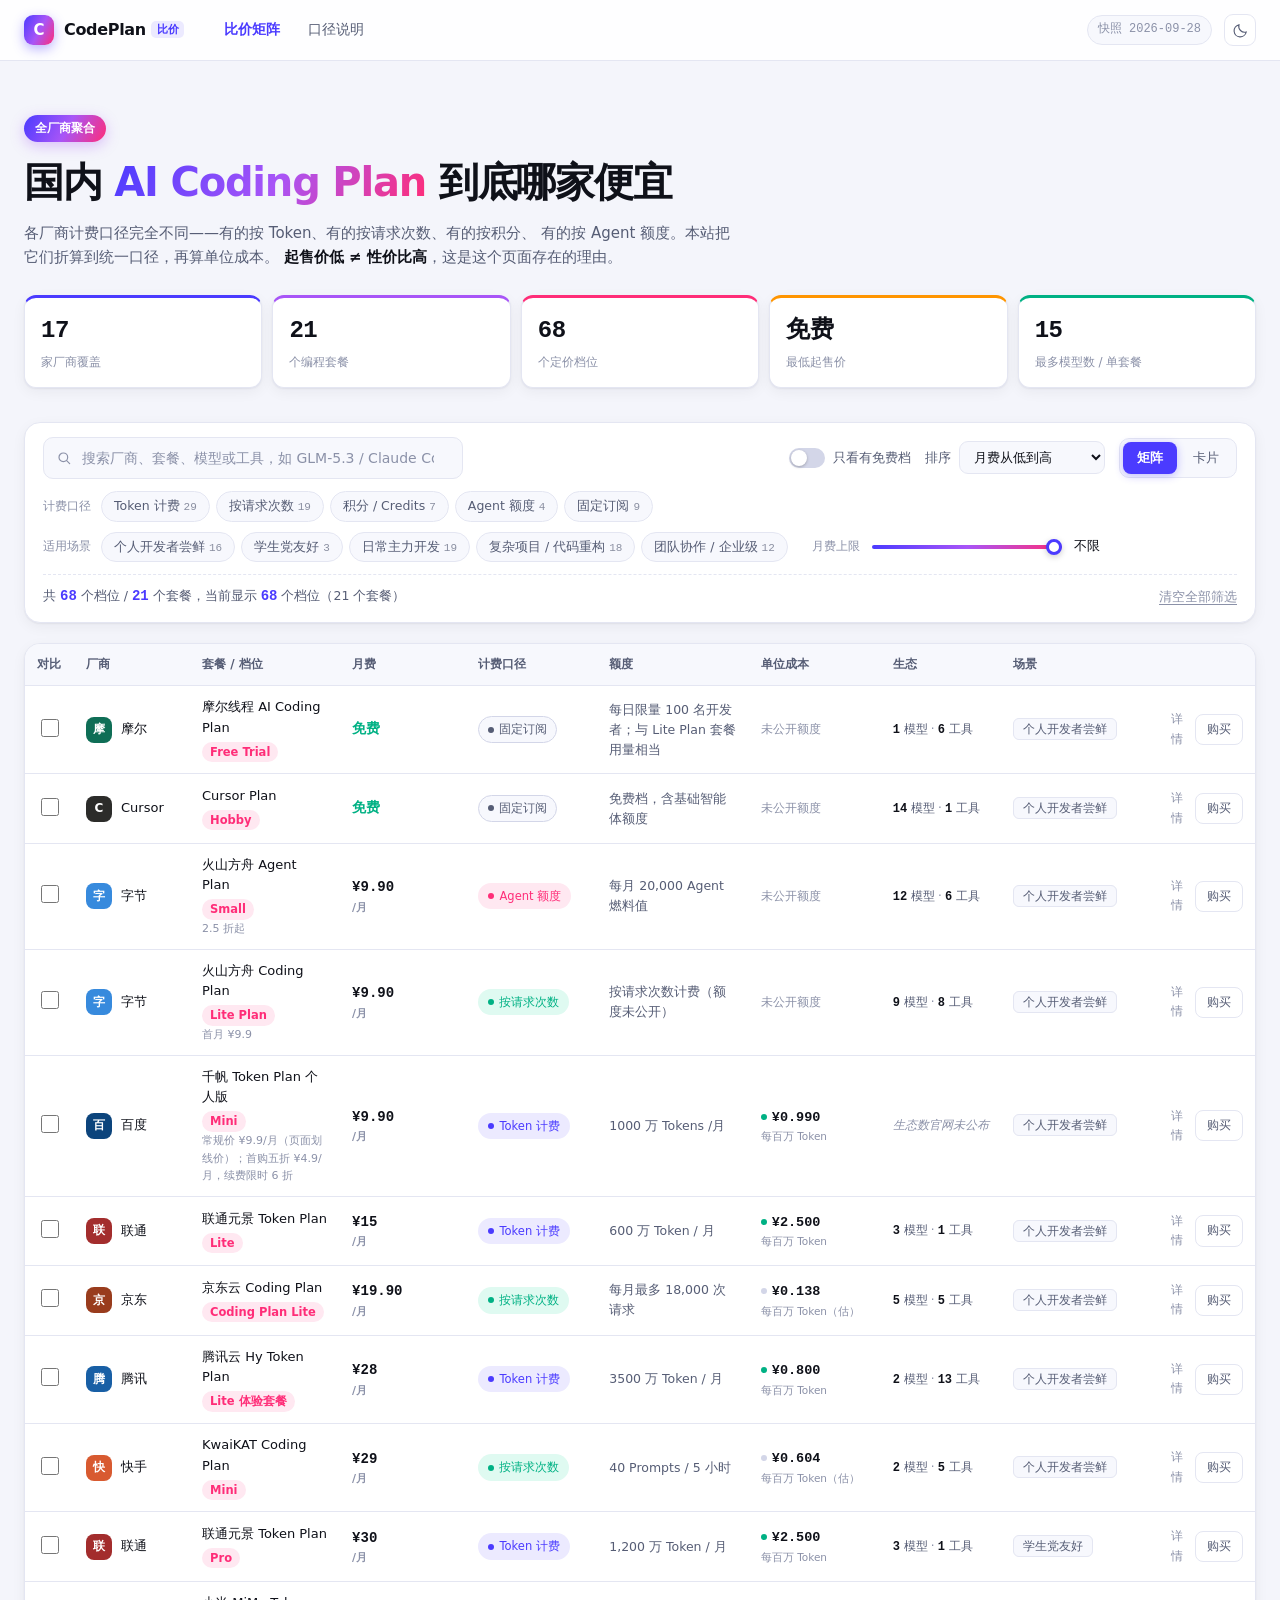
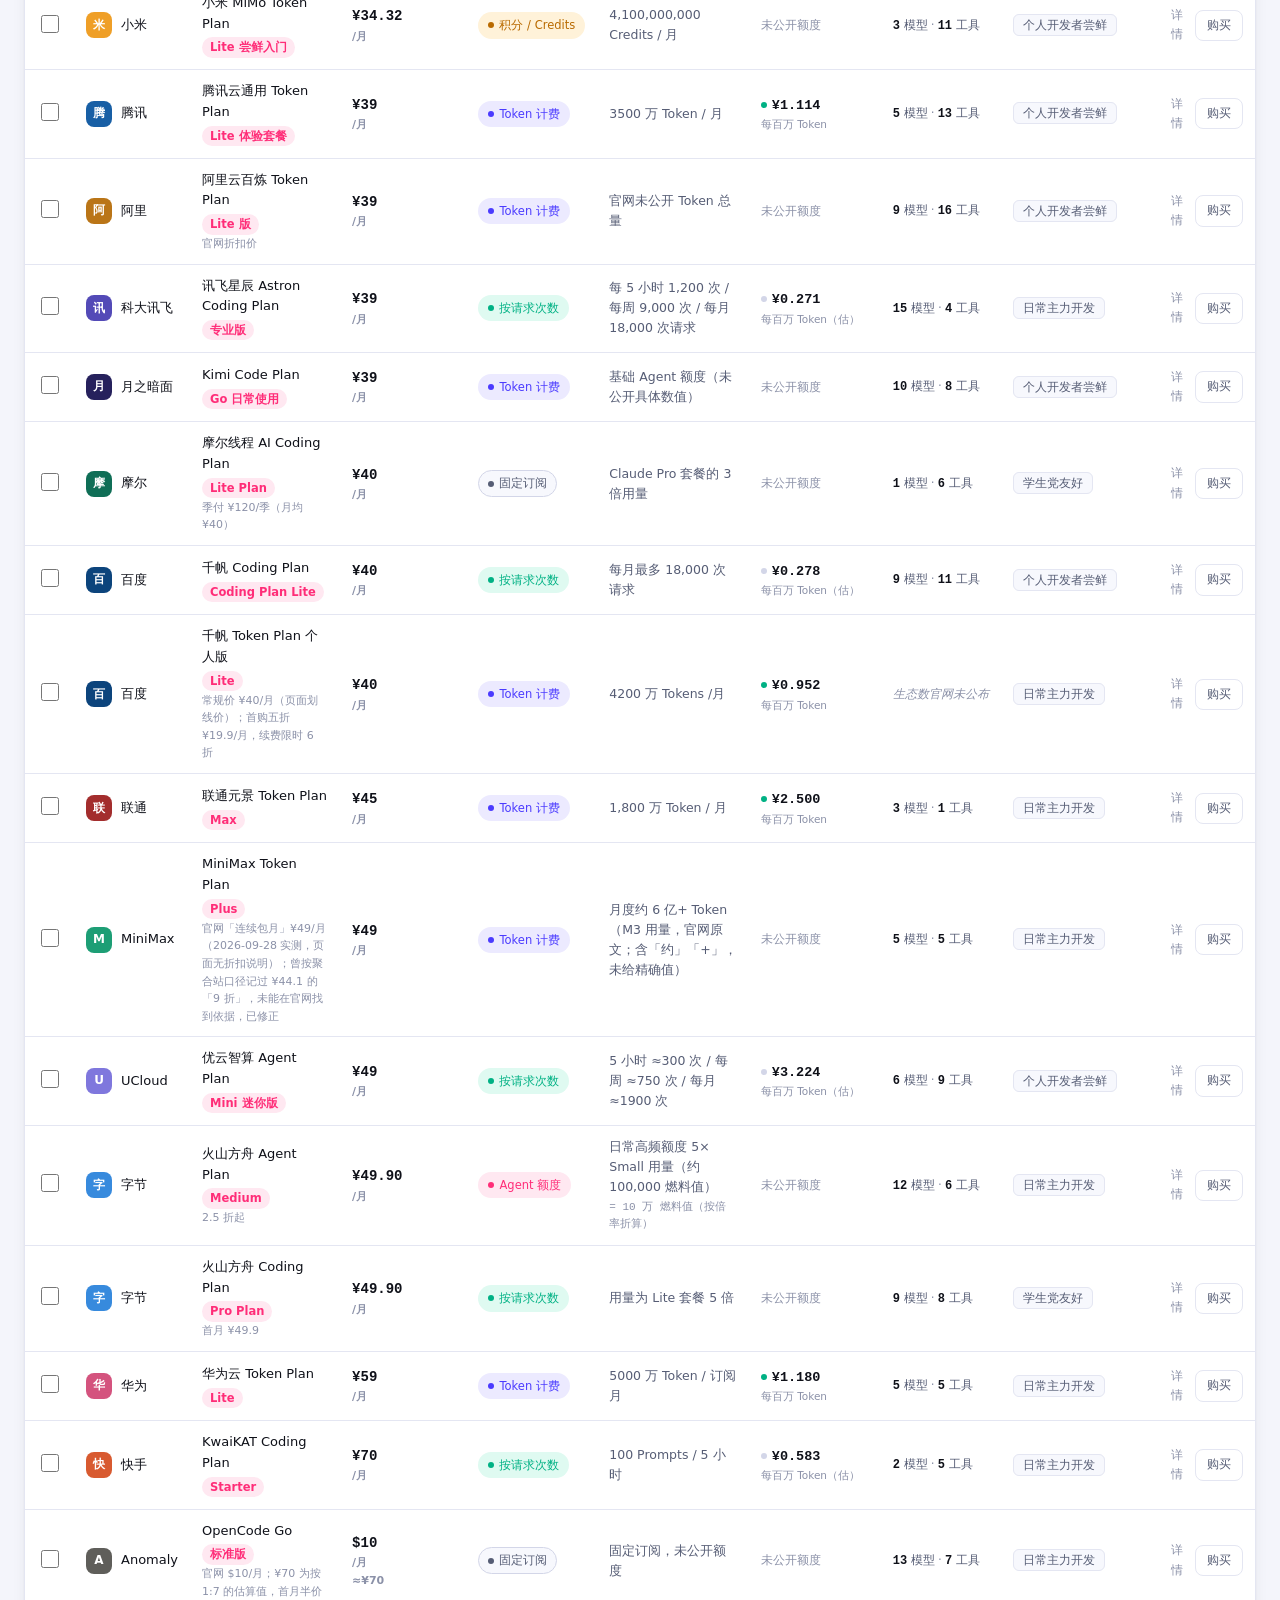
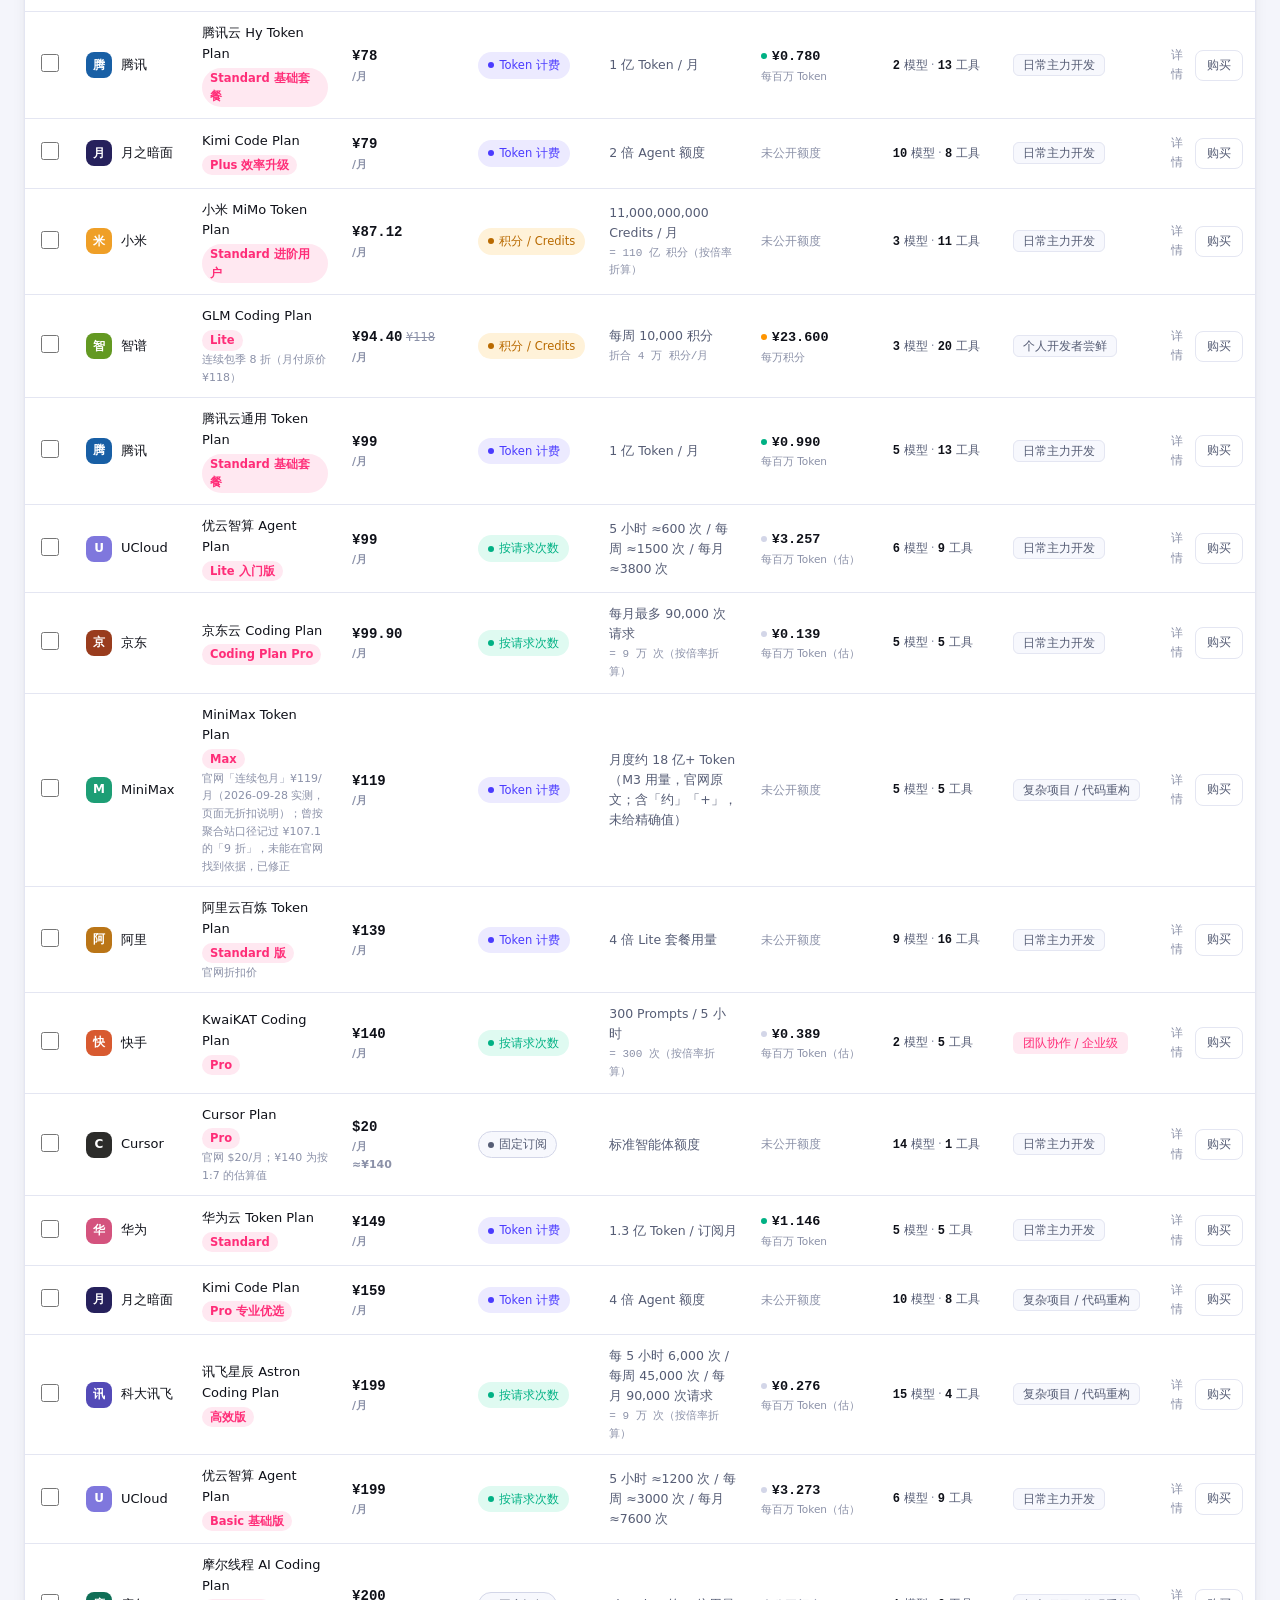
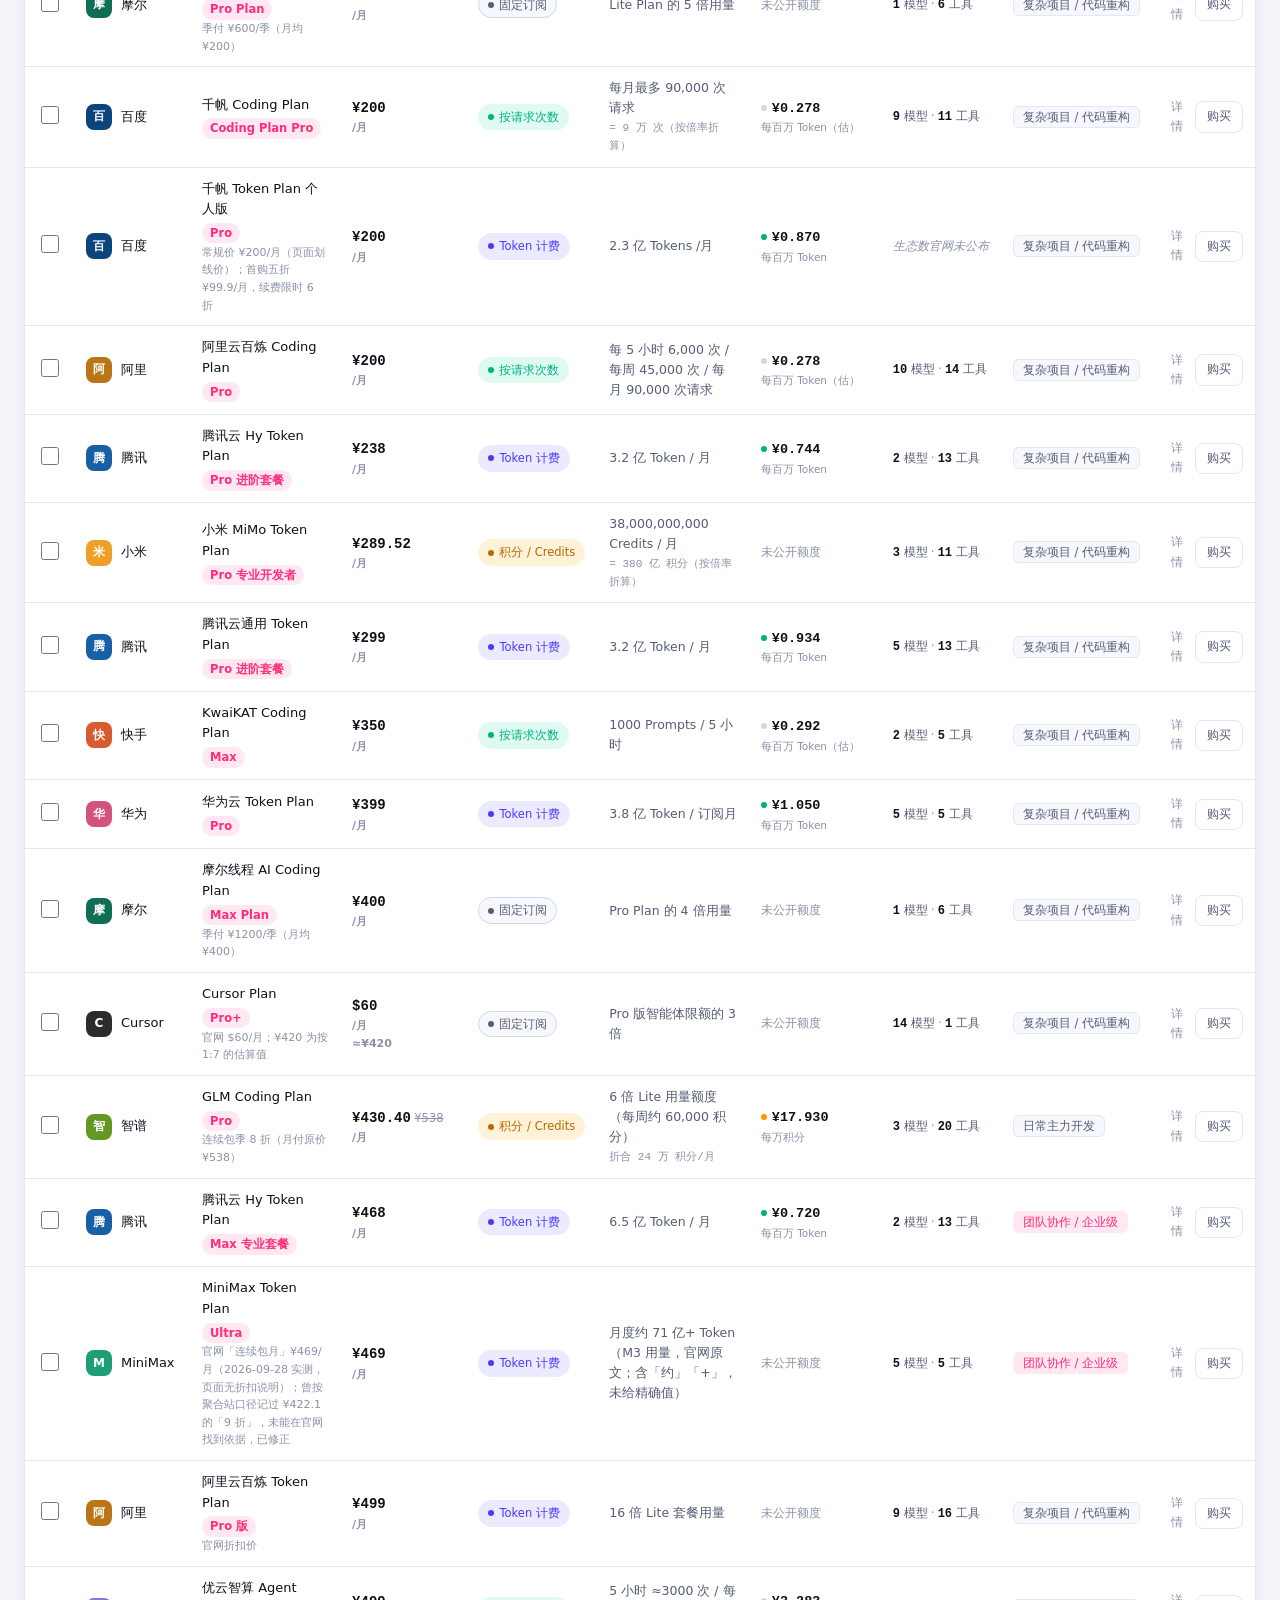
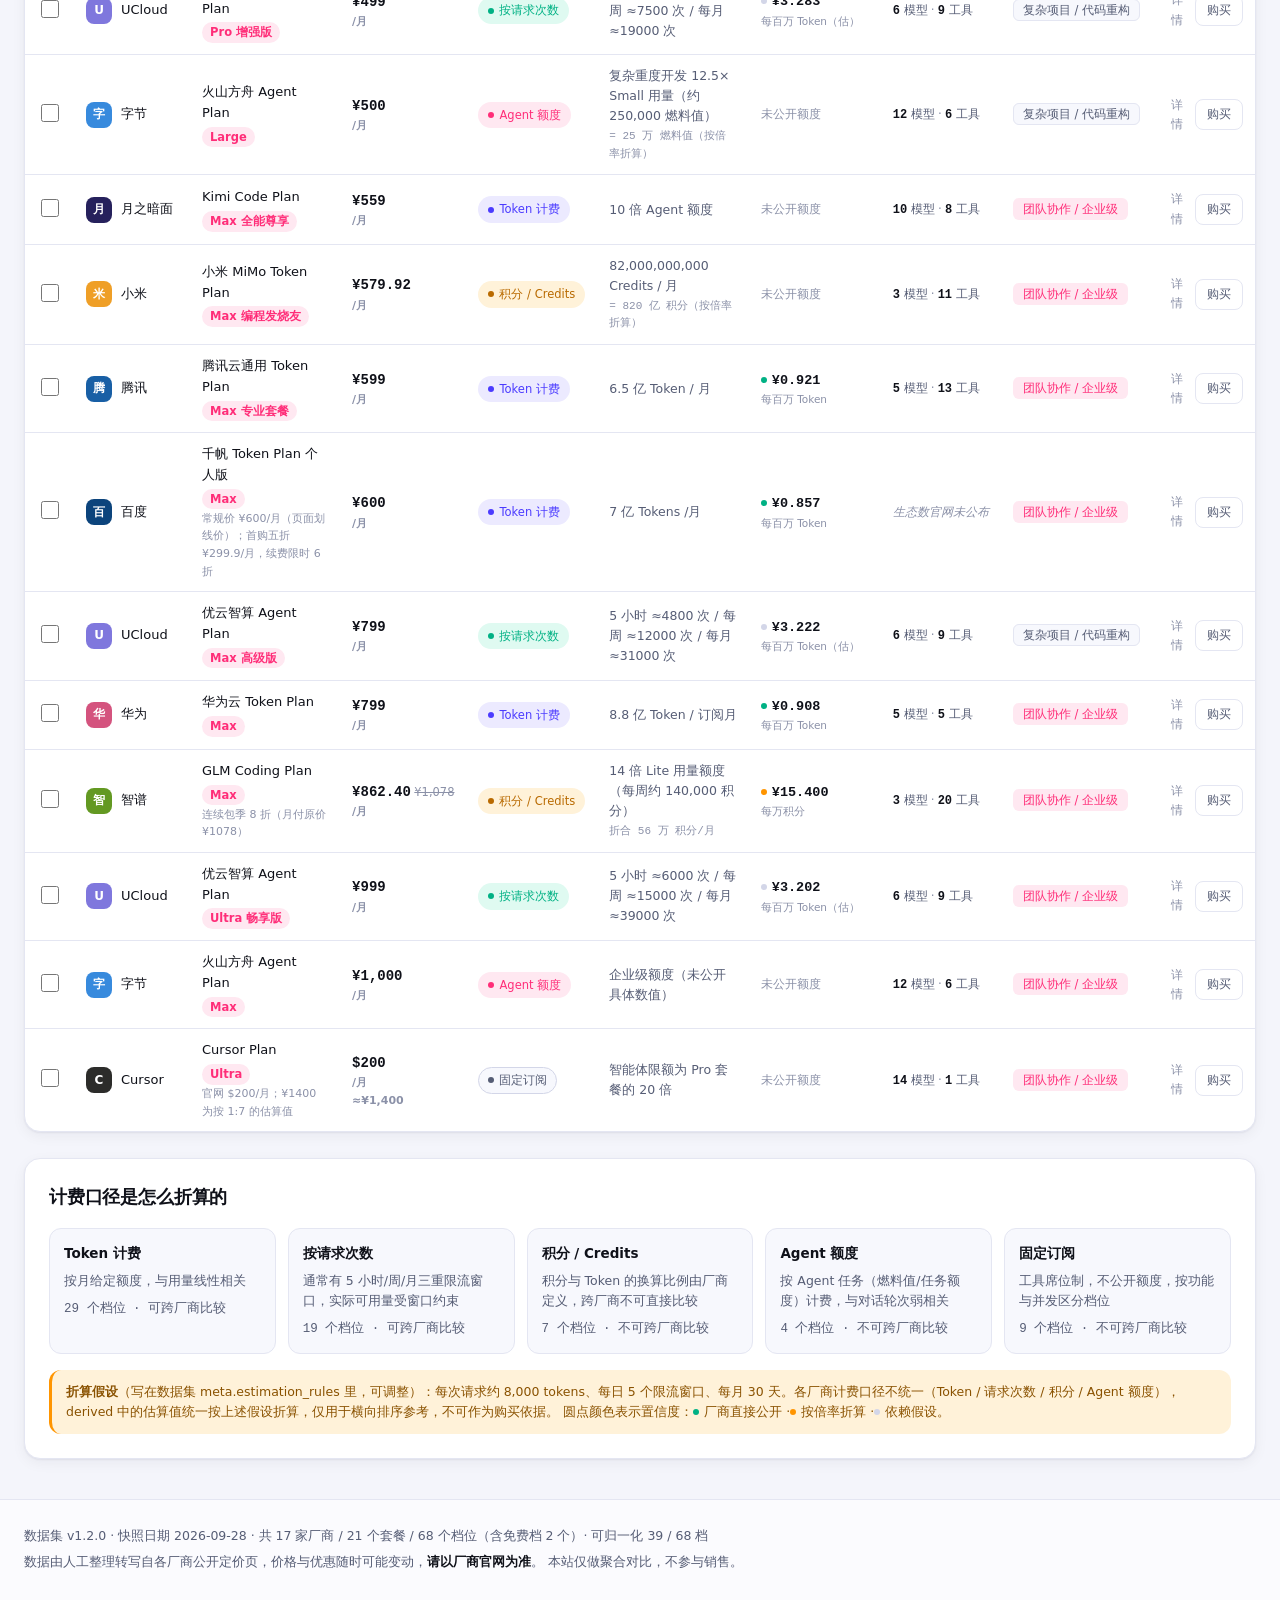
<file: index.html>
<!DOCTYPE html>
<html lang="zh-CN">
<head>
<meta charset="UTF-8">
<meta name="viewport" content="width=device-width, initial-scale=1">
<title>CodePlan 比价 · 国内 AI Coding Plan 全厂商对比</title>
<meta name="description" content="聚合国内 17 家厂商的 AI 编程订阅套餐，价格、额度、支持模型、兼容工具全维度对比，并统一计费口径换算单位成本。">
<link rel="stylesheet" href="css/style.css">
</head>
<body>

<!-- ===================== 顶栏 ===================== -->
<header class="topbar">
  <div class="shell topbar__inner">
    <a class="brand" href="#">
      <span class="brand__mark">C</span>
      <span class="brand__name">CodePlan<em>比价</em></span>
    </a>
    <nav class="topbar__nav">
      <a href="#matrix" class="is-active">比价矩阵</a>
      <a href="#how">口径说明</a>
    </nav>
    <div class="topbar__meta">
      <span class="snap" id="snapLabel" title="数据快照日期"></span>
      <button class="icon-btn" id="themeBtn" type="button" aria-label="切换深浅色">
        <svg viewBox="0 0 24 24" aria-hidden="true"><path d="M20 14.2A8.4 8.4 0 0 1 9.8 4a8.6 8.6 0 1 0 10.2 10.2z" fill="none" stroke="currentColor" stroke-width="1.6"/></svg>
      </button>
    </div>
  </div>
</header>

<main class="shell">

  <!-- ===================== 概览 ===================== -->
  <section class="hero">
    <div class="hero__lead">
      <span class="pill pill--vivid">全厂商聚合</span>
      <h1>国内 <em>AI Coding Plan</em> 到底哪家便宜</h1>
      <p>
        各厂商计费口径完全不同——有的按 Token、有的按请求次数、有的按积分、
        有的按 Agent 额度。本站把它们折算到统一口径，再算单位成本。
        <strong>起售价低 ≠ 性价比高</strong>，这是这个页面存在的理由。
      </p>
    </div>
    <ul class="stats" id="stats"></ul>
  </section>

  <!-- ===================== 筛选器 ===================== -->
  <section class="filters" id="matrix">
    <div class="filters__row">
      <label class="search">
        <svg viewBox="0 0 24 24" aria-hidden="true"><circle cx="11" cy="11" r="6.5" fill="none" stroke="currentColor" stroke-width="1.8"/><path d="M16 16l4.5 4.5" stroke="currentColor" stroke-width="1.8" stroke-linecap="round"/></svg>
        <input type="search" id="q" placeholder="搜索厂商、套餐、模型或工具，如 GLM-5.3 / Claude Code">
      </label>

      <div class="filters__spacer"></div>

      <label class="switch">
        <input type="checkbox" id="freeOnly">
        <span class="switch__track"><span class="switch__dot"></span></span>
        <span>只看有免费档</span>
      </label>

      <label class="select">
        <span>排序</span>
        <select id="sort">
          <option value="price-asc">月费从低到高</option>
          <option value="cost-asc">单位成本从低到高</option>
          <option value="tokens-desc">折算额度从大到小</option>
          <option value="models-desc">模型数量从多到少</option>
          <option value="tools-desc">兼容工具从多到少</option>
          <option value="vendor">按厂商名</option>
        </select>
      </label>

      <div class="viewtoggle" id="viewToggle" role="tablist" aria-label="视图切换">
        <button type="button" data-view="table" class="is-active" role="tab">矩阵</button>
        <button type="button" data-view="card" role="tab">卡片</button>
      </div>
    </div>

    <div class="filters__row filters__row--wrap">
      <div class="chipline">
        <span class="chipline__label">计费口径</span>
        <div class="chips" id="billingChips"></div>
      </div>
      <div class="chipline">
        <span class="chipline__label">适用场景</span>
        <div class="chips" id="useCaseChips"></div>
      </div>
      <div class="chipline">
        <span class="chipline__label">月费上限</span>
        <input type="range" id="priceRange" min="0" max="1400" step="10" value="1400">
        <output class="rangeval" id="priceVal">不限</output>
      </div>
    </div>

    <div class="filters__row filters__row--foot">
      <p class="resultcount" id="resultCount"></p>
      <button class="linkbtn" id="resetBtn" type="button">清空全部筛选</button>
    </div>
  </section>

  <p class="banner" id="sortNote" hidden></p>

  <!-- ===================== 矩阵视图 ===================== -->
  <section class="view" id="tableView">
    <div class="tablewrap">
      <table class="matrix" id="matrixTable">
        <thead>
          <tr>
            <th class="col-cmp" scope="col">对比</th>
            <th class="col-vendor" scope="col">厂商</th>
            <th class="col-plan" scope="col">套餐 / 档位</th>
            <th class="col-price" scope="col">月费</th>
            <th class="col-billing" scope="col">计费口径</th>
            <th class="col-quota" scope="col">额度</th>
            <th class="col-unit" scope="col">单位成本</th>
            <th class="col-eco" scope="col">生态</th>
            <th class="col-case" scope="col">场景</th>
            <th class="col-go" scope="col"></th>
          </tr>
        </thead>
        <tbody id="matrixBody"></tbody>
      </table>
    </div>
    <p class="empty" id="tableEmpty" hidden>没有符合条件的档位，试试放宽筛选条件。</p>
  </section>

  <!-- ===================== 卡片视图 ===================== -->
  <section class="view" id="cardView" hidden>
    <div class="grid" id="cardGrid"></div>
    <p class="empty" id="cardEmpty" hidden>没有符合条件的套餐。</p>
  </section>

  <!-- ===================== 口径说明 ===================== -->
  <section class="explain" id="how">
    <h2>计费口径是怎么折算的</h2>
    <div class="explain__grid" id="billingExplain"></div>
    <p class="explain__note" id="estNote"></p>
  </section>

</main>

<!-- ===================== 对比栏 ===================== -->
<div class="comparebar" id="compareBar" hidden>
  <div class="shell comparebar__inner">
    <span class="comparebar__label">已选 <b id="cmpCount">0</b> / 4 个档位</span>
    <ul class="comparebar__list" id="cmpList"></ul>
    <div class="comparebar__actions">
      <button class="btn btn--ghost" id="cmpClear" type="button">清空</button>
      <button class="btn btn--primary" id="cmpGo" type="button">开始对比</button>
    </div>
  </div>
</div>

<!-- ===================== 对比面板 ===================== -->
<div class="overlay" id="cmpOverlay" hidden>
  <div class="panel panel--wide" role="dialog" aria-modal="true" aria-label="档位对比">
    <header class="panel__head">
      <h2>档位对比</h2>
      <button class="icon-btn" data-close type="button" aria-label="关闭">&times;</button>
    </header>
    <div class="panel__body" id="cmpBody"></div>
  </div>
</div>

<!-- ===================== 详情面板 ===================== -->
<div class="overlay" id="detailOverlay" hidden>
  <div class="panel" role="dialog" aria-modal="true" aria-label="套餐详情">
    <header class="panel__head">
      <h2 id="detailTitle">套餐详情</h2>
      <button class="icon-btn" data-close type="button" aria-label="关闭">&times;</button>
    </header>
    <div class="panel__body" id="detailBody"></div>
  </div>
</div>

<footer class="foot">
  <div class="shell">
    <p id="footNote"></p>
    <p class="foot__muted">
      数据由人工整理转写自各厂商公开定价页，价格与优惠随时可能变动，<strong>请以厂商官网为准</strong>。
      本站仅做聚合对比，不参与销售。
    </p>
  </div>
</footer>

<script src="data/plans.js"></script>
<script src="js/shared.js"></script>
<script src="js/app.js"></script>
</body>
</html>
</file>
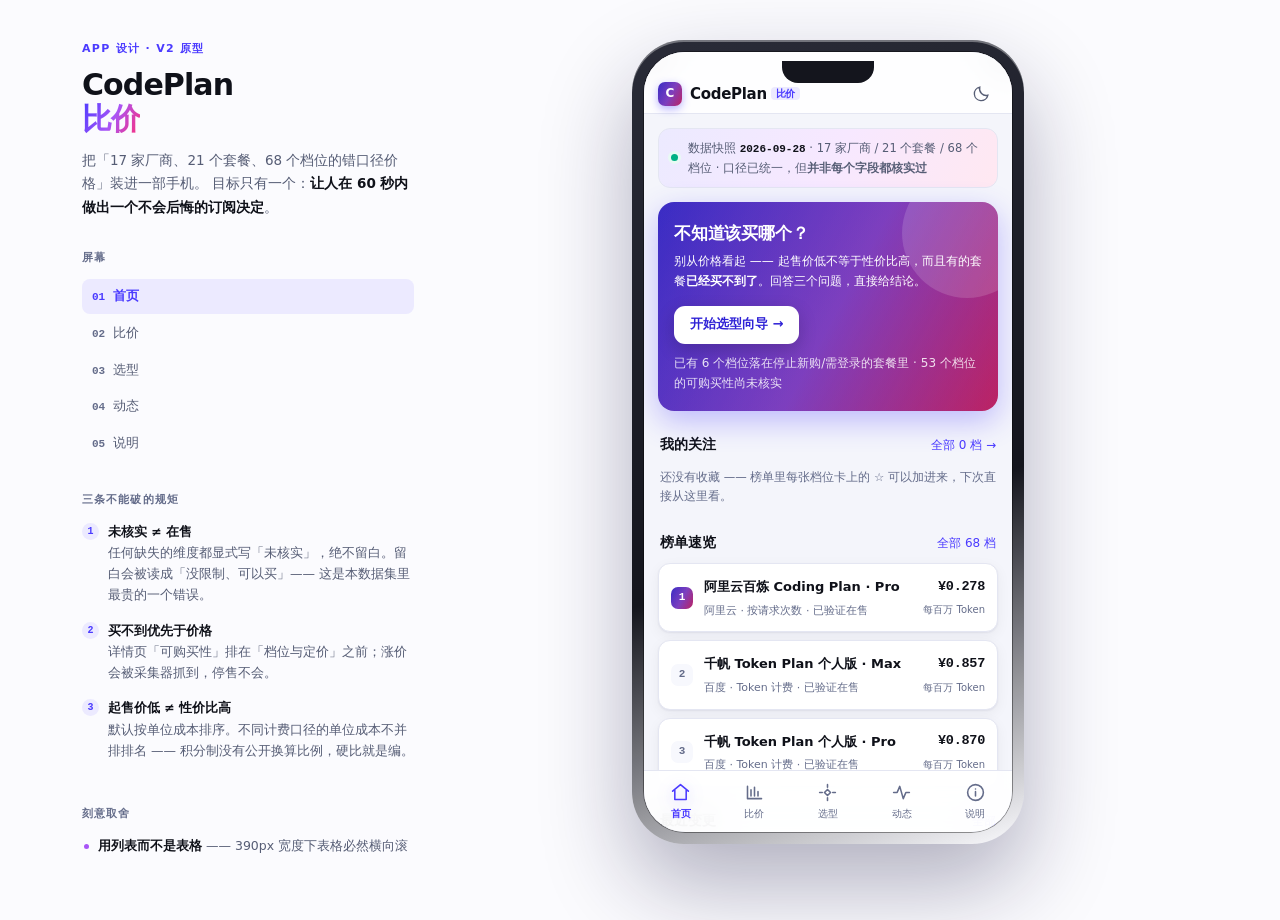
<file: app/index.html>
<!DOCTYPE html>
<html lang="zh-CN" data-theme="light">
<head>
<meta charset="UTF-8">
<meta name="viewport" content="width=device-width, initial-scale=1, viewport-fit=cover">
<title>CodePlan 比价 App · 设计方案</title>
<meta name="description" content="国内 AI Coding Plan 比价 App 的界面设计方案与可点击原型：榜单、选型向导、档位对比、变更动态与口径说明。">
<link rel="stylesheet" href="app.css">

<!-- ════════ PWA：可安装到手机桌面 ════════ -->
<link rel="manifest" href="manifest.webmanifest">
<meta name="theme-color" content="#4b3bff">
<link rel="apple-touch-icon" href="icons/apple-touch-icon.png">
<meta name="apple-mobile-web-app-capable" content="yes">
<meta name="mobile-web-app-capable" content="yes">
<meta name="apple-mobile-web-app-status-bar-style" content="default">
<meta name="apple-mobile-web-app-title" content="比价">
<link rel="icon" type="image/png" sizes="192x192" href="icons/icon-192.png">
</head>
<body>

<div class="board">

  <!-- ══════════════ 左：设计说明（仅桌面展示） ══════════════ -->
  <aside class="board__spec">
    <header class="spec__head">
      <p class="spec__eyebrow">App 设计 · v2 原型</p>
      <h1 class="spec__title">CodePlan<br><em>比价</em></h1>
      <p class="spec__lede">
        把「17 家厂商、21 个套餐、68 个档位的错口径价格」装进一部手机。
        目标只有一个：<strong>让人在 60 秒内做出一个不会后悔的订阅决定</strong>。
      </p>
    </header>

    <section class="spec__block">
      <h2>屏幕</h2>
      <ul class="spec__screens" id="specScreens"></ul>
    </section>

    <section class="spec__block">
      <h2>三条不能破的规矩</h2>
      <ol class="spec__rules" id="specRules"></ol>
    </section>

    <section class="spec__block">
      <h2>刻意取舍</h2>
      <ul class="spec__choices" id="specChoices"></ul>
    </section>

    <section class="spec__block spec__block--foot">
      <p class="spec__meta" id="specMeta"></p>
      <p class="spec__muted">
        原型直接读取 <code>data/plans.json</code>（同一份数据集），
        不是另画一套假数据 —— 设计里承诺的每个状态都能在这里点到。
      </p>
    </section>
  </aside>

  <!-- ══════════════ 中：设备 ══════════════ -->
  <div class="board__device">
    <div class="device">
      <div class="device__screen">

        <div class="app" id="app">

          <!-- 顶栏 -->
          <header class="appbar" id="appbar">
            <div class="appbar__lead" id="appbarLead">
              <span class="appbar__mark">C</span>
              <span class="appbar__brand">CodePlan<em>比价</em></span>
            </div>
            <h1 class="appbar__title" id="appbarTitle" hidden></h1>
            <div class="appbar__tools">
              <button class="icons" id="themeBtn" type="button" aria-label="切换深浅色">
                <svg viewBox="0 0 24 24" aria-hidden="true"><path d="M20 14.2A8.4 8.4 0 0 1 9.8 4a8.6 8.6 0 1 0 10.2 10.2z" fill="none" stroke="currentColor" stroke-width="1.7"/></svg>
              </button>
              <button class="icons" id="favBtn" type="button" aria-label="我的关注" data-go="favs" hidden>
                <svg viewBox="0 0 24 24" aria-hidden="true"><path d="M12 3.7l2.6 5.3 5.8.85-4.2 4.1.99 5.8-5.2-2.73-5.2 2.73.99-5.8-4.2-4.1 5.8-.85z" fill="none" stroke="currentColor" stroke-width="1.7"/></svg>
                <span class="icons__n" id="favBtnN" hidden></span>
              </button>
              <button class="icons" id="searchBtn" type="button" aria-label="搜索" data-go="rank">
                <svg viewBox="0 0 24 24" aria-hidden="true"><circle cx="11" cy="11" r="6.4" fill="none" stroke="currentColor" stroke-width="1.9"/><path d="M15.8 15.8 20.5 20.5" stroke="currentColor" stroke-width="1.9" stroke-linecap="round"/></svg>
              </button>
            </div>
          </header>

          <!-- 屏幕容器 -->
          <main class="app__body" id="appBody">

            <!-- ─────── 首页 ─────── -->
            <section class="screen is-active" id="screen-home" data-screen="home">
              <div class="snap" id="homeSnap"></div>
              <div class="card card--cta" id="homeCta"></div>
              <section class="block" id="homeFavsBlock">
                <header class="block__head">
                  <h2>我的关注</h2>
                  <button class="textbtn" type="button" data-go="favs">全部 <span id="homeFavsCount">0</span> 档 →</button>
                </header>
                <div class="rank-mini" id="homeFavs"></div>
              </section>

              <section class="block">
                <header class="block__head">
                  <h2>榜单速览</h2>
                  <button class="textbtn" type="button" data-go="rank">全部 68 档</button>
                </header>
                <div class="rank-mini" id="homeTop"></div>
              </section>
              <section class="block">
                <header class="block__head">
                  <h2>最近变更</h2>
                  <button class="textbtn" type="button" data-go="pulse">全部</button>
                </header>
                <div class="feed" id="homePulse"></div>
              </section>
              <section class="block">
                <header class="block__head"><h2>口径速查</h2></header>
                <div class="ledger" id="homeLedger"></div>
              </section>
            </section>

            <!-- ─────── 榜单 ─────── -->
            <section class="screen" id="screen-rank" data-screen="rank">
              <div class="searchbar">
                <svg viewBox="0 0 24 24" aria-hidden="true"><circle cx="11" cy="11" r="6.4" fill="none" stroke="currentColor" stroke-width="1.9"/><path d="M15.8 15.8 20.5 20.5" stroke="currentColor" stroke-width="1.9" stroke-linecap="round"/></svg>
                <input type="search" id="q" placeholder="厂商 / 套餐 / 模型 / 工具" autocomplete="off">
                <button class="searchbar__clear" id="qClear" type="button" aria-label="清空" hidden>&times;</button>
              </div>

              <div class="searchpane" id="searchPane" hidden></div>

              <div class="chiprow">
                <div class="chips" id="billingChips"></div>
              </div>
              <div class="chiprow">
                <div class="chips" id="useCaseChips"></div>
              </div>

              <div class="toolbar">
                <span class="toolbar__count" id="rankCount"></span>
                <div class="toolbar__right">
                  <button class="pillbtn" id="filterBtn" type="button" aria-haspopup="dialog">
                    筛选<span class="pillbtn__dot" id="filterDot" hidden></span>
                  </button>
                  <label class="pillbtn pillbtn--select">
                    <select id="sort">
                      <option value="cost-asc">单位成本 ↑</option>
                      <option value="price-asc">月费 ↑</option>
                      <option value="tokens-desc">折算额度 ↓</option>
                      <option value="eco-desc">生态 ↓</option>
                      <option value="vendor">厂商名</option>
                    </select>
                    <svg viewBox="0 0 24 24" aria-hidden="true"><path d="m6 9 6 6 6-6" fill="none" stroke="currentColor" stroke-width="2" stroke-linecap="round" stroke-linejoin="round"/></svg>
                  </label>
                </div>
              </div>

              <!-- 可购买性的「重排」开关。
                   刻意不做成筛选：让「买不到」的档位可以被筛掉，等于鼓励用户假装它们不存在。 -->
              <div class="salerow">
                <button class="chip" id="saleFirstBtn" type="button" data-salefirst="1">优先展示在售</button>
                <span class="salerow__hint" id="unverifiedHint"></span>
              </div>

              <p class="notice" id="rankNotice" hidden></p>

              <div class="rows" id="rankRows"></div>

              <section class="degrade" id="degradeZone" hidden>
                <button class="degrade__head" id="degradeToggle" type="button" data-degrade="1">
                  <span class="degrade__title" id="degradeTitle"></span>
                  <span class="degrade__count" id="degradeCount"></span>
                  <span class="degrade__caret" id="degradeCaret">展开</span>
                </button>
                <div class="degrade__body" id="degradeBody" hidden></div>
              </section>

              <p class="empty" id="rankEmpty" hidden>没有符合条件的档位。<br>试着放宽计费口径或提高预算上限。</p>
            </section>

            <!-- ─────── 选型向导 ─────── -->
            <section class="screen" id="screen-wizard" data-screen="wizard">
              <div class="wizard__steps" id="wzSteps"></div>
              <div class="wizard__body" id="wzBody"></div>
            </section>

            <!-- ─────── 动态 ─────── -->
            <section class="screen" id="screen-pulse" data-screen="pulse">
              <div class="notice notice--info" id="pulseNote"></div>
              <div class="feed" id="pulseBody"></div>
            </section>

            <!-- ─────── 我的关注 ─────── -->
            <section class="screen" id="screen-favs" data-screen="favs">
              <div class="notice notice--info" id="favNote"></div>
              <div class="toolbar">
                <span class="toolbar__count" id="favCount"></span>
              </div>
              <div class="chips" id="favSort"></div>
              <div class="rows" id="favRows"></div>
              <p class="empty" id="favEmpty" hidden></p>
              <div class="favacts" id="favActs" hidden>
                <button class="btn btn--ghost btn--block btn--sm" type="button" data-favcmp="1">把前 4 档加入对比</button>
              </div>
            </section>

            <!-- ─────── 说明 ─────── -->
            <section class="screen" id="screen-about" data-screen="about">
              <section class="block">
                <header class="block__head"><h2>计费口径怎么折算</h2></header>
                <div class="ledger" id="aboutLedger"></div>
              </section>
              <section class="block">
                <header class="block__head"><h2>数据可信度</h2></header>
                <div class="trust" id="aboutTrust"></div>
              </section>
              <section class="block">
                <header class="block__head"><h2>来源与免责</h2></header>
                <div class="prose" id="aboutSource"></div>
              </section>
              <section class="block">
                <header class="block__head"><h2>还没做的</h2></header>
                <div class="prose" id="aboutTodo"></div>
              </section>
            </section>

          </main>

          <!-- 已选对比条 -->
          <div class="cmpbar" id="cmpBar" hidden>
            <div class="cmpbar__rail" id="cmpRail"></div>
            <button class="btn btn--primary btn--sm" id="cmpGo" type="button">对比</button>
          </div>

          <!-- 底部 Tab -->
          <nav class="tabbar" id="tabbar" role="tablist" aria-label="主导航"></nav>

          <!-- ══════ 弹层（留在手机屏内，才看得出它在手机上的真实占位） ══════ -->
          <div class="scrim" id="scrim" hidden></div>

          <section class="sheet" id="detailSheet" role="dialog" aria-modal="true" aria-label="套餐详情" hidden>
            <header class="sheet__head">
              <h2 id="detailTitle">套餐详情</h2>
              <button class="icons" data-close type="button" aria-label="关闭">&times;</button>
            </header>
            <div class="sheet__body" id="detailBody"></div>
          </section>

          <section class="sheet" id="compareSheet" role="dialog" aria-modal="true" aria-label="档位对比" hidden>
            <header class="sheet__head">
              <h2>档位对比</h2>
              <button class="icons" data-close type="button" aria-label="关闭">&times;</button>
            </header>
            <div class="sheet__body" id="compareBody"></div>
          </section>

          <section class="sheet" id="filterSheet" role="dialog" aria-modal="true" aria-label="筛选" hidden>
            <header class="sheet__head">
              <h2>筛选</h2>
              <button class="icons" data-close type="button" aria-label="关闭">&times;</button>
            </header>
            <div class="sheet__body" id="filterBody"></div>
          </section>

        </div><!-- /.app -->

      </div><!-- /.device__screen -->
    </div><!-- /.device -->
  </div><!-- /.board__device -->

</div><!-- /.board -->

<script src="../data/plans.js"></script>
<script src="../js/shared.js"></script>
<script src="app.js"></script>
<script>
/* Service Worker：只在 http(s) 下注册 —— file:// 打开原型时报错没有意义 */
if ('serviceWorker' in navigator && /^https?:$/.test(location.protocol)) {
  navigator.serviceWorker.register('./sw.js').catch(function (e) {
    console.warn('[pwa] Service Worker 注册失败（不影响使用，只是没有离线缓存）:', e);
  });
}
</script>
</body>
</html>
</file>
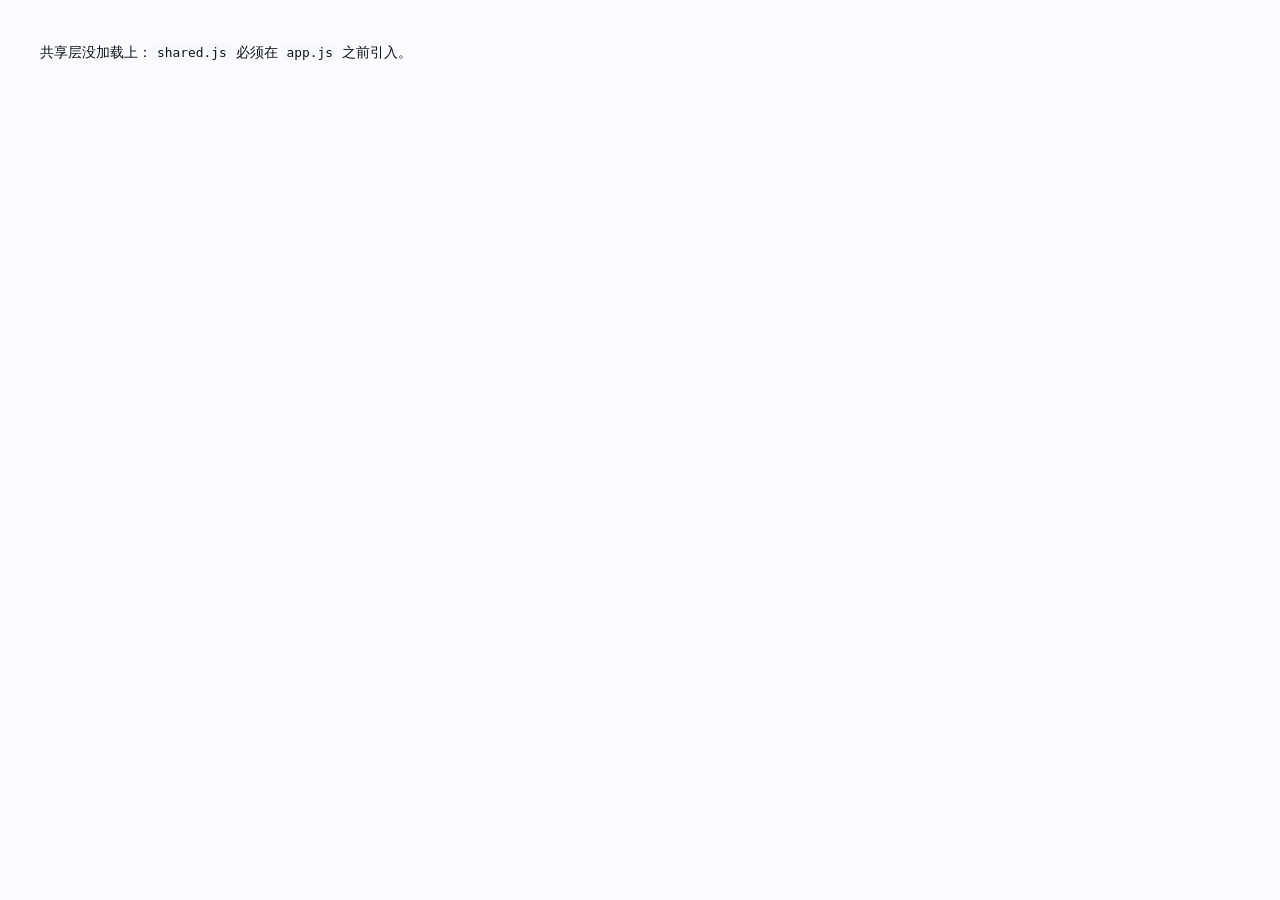
<file: app/_measure.html>
<!DOCTYPE html>
<html lang="zh-CN" data-theme="light">
<head>
<meta charset="UTF-8">
<meta name="viewport" content="width=device-width, initial-scale=1, viewport-fit=cover">
<title>CodePlan 比价 App · 设计方案</title>
<meta name="description" content="国内 AI Coding Plan 比价 App 的界面设计方案与可点击原型：榜单、选型向导、档位对比、变更动态与口径说明。">
<link rel="stylesheet" href="app.css">
</head>
<body>

<div class="board">

  <!-- ══════════════ 左：设计说明（仅桌面展示） ══════════════ -->
  <aside class="board__spec">
    <header class="spec__head">
      <p class="spec__eyebrow">App 设计 · v2 原型</p>
      <h1 class="spec__title">CodePlan<br><em>比价</em></h1>
      <p class="spec__lede">
        把「17 家厂商、21 个套餐、68 个档位的错口径价格」装进一部手机。
        目标只有一个：<strong>让人在 60 秒内做出一个不会后悔的订阅决定</strong>。
      </p>
    </header>

    <section class="spec__block">
      <h2>屏幕</h2>
      <ul class="spec__screens" id="specScreens"></ul>
    </section>

    <section class="spec__block">
      <h2>三条不能破的规矩</h2>
      <ol class="spec__rules" id="specRules"></ol>
    </section>

    <section class="spec__block">
      <h2>刻意取舍</h2>
      <ul class="spec__choices" id="specChoices"></ul>
    </section>

    <section class="spec__block spec__block--foot">
      <p class="spec__meta" id="specMeta"></p>
      <p class="spec__muted">
        原型直接读取 <code>data/plans.json</code>（同一份数据集），
        不是另画一套假数据 —— 设计里承诺的每个状态都能在这里点到。
      </p>
    </section>
  </aside>

  <!-- ══════════════ 中：设备 ══════════════ -->
  <div class="board__device">
    <div class="device">
      <div class="device__screen">

        <div class="app" id="app">

          <!-- 顶栏 -->
          <header class="appbar" id="appbar">
            <div class="appbar__lead" id="appbarLead">
              <span class="appbar__mark">C</span>
              <span class="appbar__brand">CodePlan<em>比价</em></span>
            </div>
            <h1 class="appbar__title" id="appbarTitle" hidden></h1>
            <div class="appbar__tools">
              <button class="icons" id="themeBtn" type="button" aria-label="切换深浅色">
                <svg viewBox="0 0 24 24" aria-hidden="true"><path d="M20 14.2A8.4 8.4 0 0 1 9.8 4a8.6 8.6 0 1 0 10.2 10.2z" fill="none" stroke="currentColor" stroke-width="1.7"/></svg>
              </button>
              <button class="icons" id="searchBtn" type="button" aria-label="搜索" data-go="rank">
                <svg viewBox="0 0 24 24" aria-hidden="true"><circle cx="11" cy="11" r="6.4" fill="none" stroke="currentColor" stroke-width="1.9"/><path d="M15.8 15.8 20.5 20.5" stroke="currentColor" stroke-width="1.9" stroke-linecap="round"/></svg>
              </button>
            </div>
          </header>

          <!-- 屏幕容器 -->
          <main class="app__body" id="appBody">

            <!-- ─────── 首页 ─────── -->
            <section class="screen is-active" id="screen-home" data-screen="home">
              <div class="snap" id="homeSnap"></div>
              <div class="card card--cta" id="homeCta"></div>
              <section class="block">
                <header class="block__head">
                  <h2>榜单速览</h2>
                  <button class="textbtn" type="button" data-go="rank">全部 68 档</button>
                </header>
                <div class="rank-mini" id="homeTop"></div>
              </section>
              <section class="block">
                <header class="block__head">
                  <h2>最近变更</h2>
                  <button class="textbtn" type="button" data-go="pulse">全部</button>
                </header>
                <div class="feed" id="homePulse"></div>
              </section>
              <section class="block">
                <header class="block__head"><h2>口径速查</h2></header>
                <div class="ledger" id="homeLedger"></div>
              </section>
            </section>

            <!-- ─────── 榜单 ─────── -->
            <section class="screen" id="screen-rank" data-screen="rank">
              <div class="searchbar">
                <svg viewBox="0 0 24 24" aria-hidden="true"><circle cx="11" cy="11" r="6.4" fill="none" stroke="currentColor" stroke-width="1.9"/><path d="M15.8 15.8 20.5 20.5" stroke="currentColor" stroke-width="1.9" stroke-linecap="round"/></svg>
                <input type="search" id="q" placeholder="厂商 / 套餐 / 模型 / 工具" autocomplete="off">
                <button class="searchbar__clear" id="qClear" type="button" aria-label="清空" hidden>&times;</button>
              </div>

              <div class="chiprow">
                <div class="chips" id="billingChips"></div>
              </div>
              <div class="chiprow">
                <div class="chips" id="useCaseChips"></div>
              </div>

              <div class="toolbar">
                <span class="toolbar__count" id="rankCount"></span>
                <div class="toolbar__right">
                  <button class="pillbtn" id="filterBtn" type="button" aria-haspopup="dialog">
                    筛选<span class="pillbtn__dot" id="filterDot" hidden></span>
                  </button>
                  <label class="pillbtn pillbtn--select">
                    <select id="sort">
                      <option value="cost-asc">单位成本 ↑</option>
                      <option value="price-asc">月费 ↑</option>
                      <option value="tokens-desc">折算额度 ↓</option>
                      <option value="eco-desc">生态 ↓</option>
                      <option value="vendor">厂商名</option>
                    </select>
                    <svg viewBox="0 0 24 24" aria-hidden="true"><path d="m6 9 6 6 6-6" fill="none" stroke="currentColor" stroke-width="2" stroke-linecap="round" stroke-linejoin="round"/></svg>
                  </label>
                </div>
              </div>

              <p class="notice" id="rankNotice" hidden></p>

              <div class="rows" id="rankRows"></div>
              <p class="empty" id="rankEmpty" hidden>没有符合条件的档位。<br>试着放宽计费口径或提高预算上限。</p>
            </section>

            <!-- ─────── 选型向导 ─────── -->
            <section class="screen" id="screen-wizard" data-screen="wizard">
              <div class="wizard__steps" id="wzSteps"></div>
              <div class="wizard__body" id="wzBody"></div>
            </section>

            <!-- ─────── 动态 ─────── -->
            <section class="screen" id="screen-pulse" data-screen="pulse">
              <div class="notice notice--info" id="pulseNote"></div>
              <div class="feed" id="pulseBody"></div>
            </section>

            <!-- ─────── 说明 ─────── -->
            <section class="screen" id="screen-about" data-screen="about">
              <section class="block">
                <header class="block__head"><h2>计费口径怎么折算</h2></header>
                <div class="ledger" id="aboutLedger"></div>
              </section>
              <section class="block">
                <header class="block__head"><h2>数据可信度</h2></header>
                <div class="trust" id="aboutTrust"></div>
              </section>
              <section class="block">
                <header class="block__head"><h2>来源与免责</h2></header>
                <div class="prose" id="aboutSource"></div>
              </section>
              <section class="block">
                <header class="block__head"><h2>还没做的</h2></header>
                <div class="prose" id="aboutTodo"></div>
              </section>
            </section>

          </main>

          <!-- 已选对比条 -->
          <div class="cmpbar" id="cmpBar" hidden>
            <div class="cmpbar__rail" id="cmpRail"></div>
            <button class="btn btn--primary btn--sm" id="cmpGo" type="button">对比</button>
          </div>

          <!-- 底部 Tab -->
          <nav class="tabbar" id="tabbar" role="tablist" aria-label="主导航"></nav>

          <!-- ══════ 弹层（留在手机屏内，才看得出它在手机上的真实占位） ══════ -->
          <div class="scrim" id="scrim" hidden></div>

          <section class="sheet" id="detailSheet" role="dialog" aria-modal="true" aria-label="套餐详情" hidden>
            <header class="sheet__head">
              <h2 id="detailTitle">套餐详情</h2>
              <button class="icons" data-close type="button" aria-label="关闭">&times;</button>
            </header>
            <div class="sheet__body" id="detailBody"></div>
          </section>

          <section class="sheet" id="compareSheet" role="dialog" aria-modal="true" aria-label="档位对比" hidden>
            <header class="sheet__head">
              <h2>档位对比</h2>
              <button class="icons" data-close type="button" aria-label="关闭">&times;</button>
            </header>
            <div class="sheet__body" id="compareBody"></div>
          </section>

          <section class="sheet" id="filterSheet" role="dialog" aria-modal="true" aria-label="筛选" hidden>
            <header class="sheet__head">
              <h2>筛选</h2>
              <button class="icons" data-close type="button" aria-label="关闭">&times;</button>
            </header>
            <div class="sheet__body" id="filterBody"></div>
          </section>

        </div><!-- /.app -->

      </div><!-- /.device__screen -->
    </div><!-- /.device -->
  </div><!-- /.board__device -->

</div><!-- /.board -->

<script src="../data/plans.js"></script>
<script src="app.js"></script>
<script>
setTimeout(function(){
  var d=document.documentElement, out=[];
  out.push("innerW="+window.innerWidth+" clientW="+d.clientWidth+" scrollW="+d.scrollWidth);
  var t=document.getElementById("tabbar").getBoundingClientRect();
  out.push("tabbar.w="+t.width.toFixed(0)+" right="+t.right.toFixed(0)+" tabs="+document.querySelectorAll(".tabbar button").length);
  var a=document.getElementById("app").getBoundingClientRect();
  out.push("app.w="+a.width.toFixed(0)+" right="+a.right.toFixed(0));
  var cw=d.clientWidth, over=[];
  Array.prototype.forEach.call(document.querySelectorAll("*"),function(el){var r=el.getBoundingClientRect(); if(r.width>0&&r.right>cw+1) over.push(el.tagName+"."+String(el.className).slice(0,40)+" right="+r.right.toFixed(0));});
  out.push("OVERFLOW="+over.length+(over.length?" >> "+over.slice(0,8).join(" ;; "):""));
  document.title=out.join(" | ");
},1300);
</script></body>
</html>
</file>
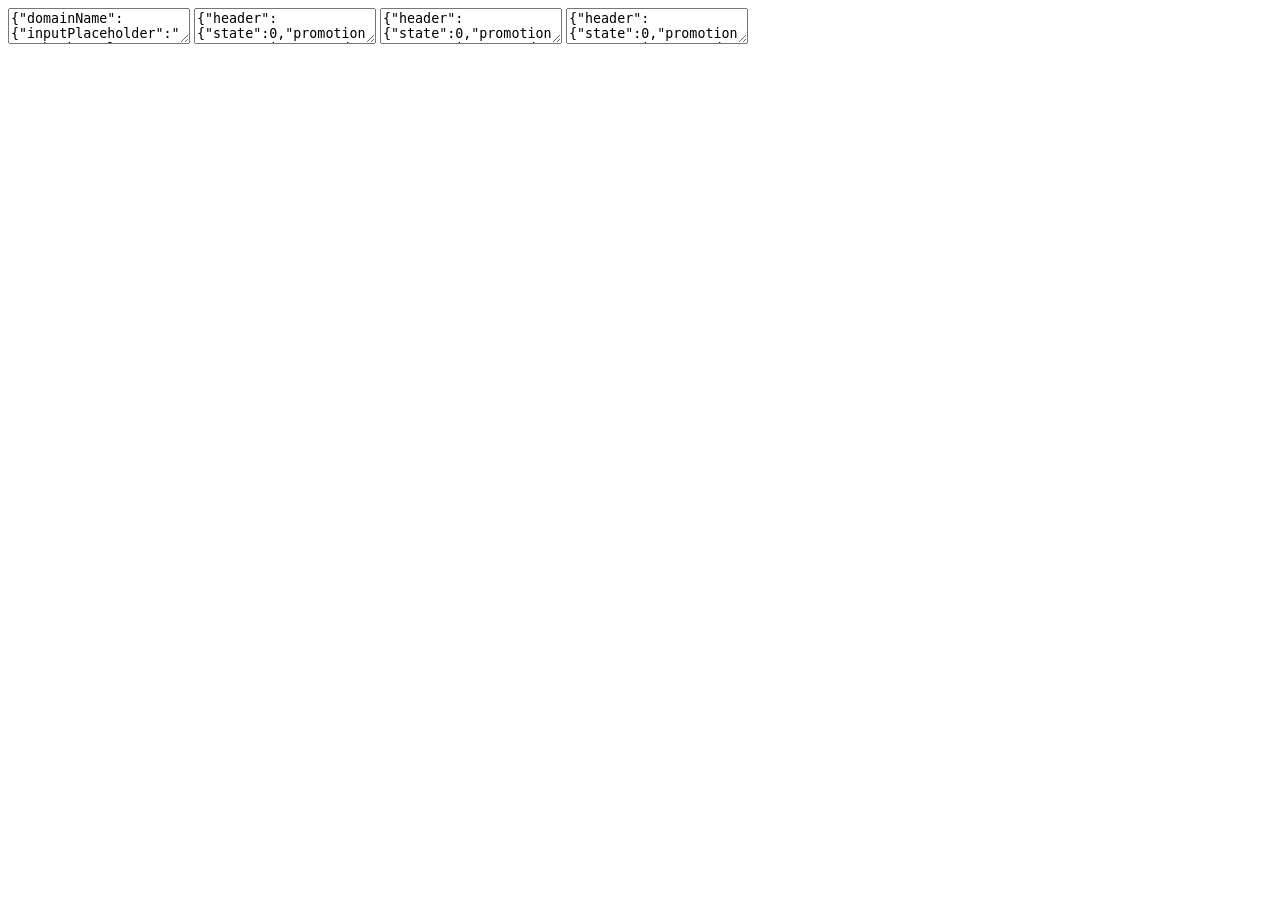
<file: scripts/collect/fixtures/cards-huawei.html>
<!doctype html><html lang="zh-CN"><head><meta charset="utf-8"><title>华为云 Token Plan 卡片数据（真实片段）</title></head><body>
<textarea class="activity-visible-data">{"domainName":{"inputPlaceholder":"","checkResultMap":[]},"header":{"state":0,"icon":"","tip":"","titlePc":"Lite","titleMb":"","titleLink":"","subtitlePc":"&lt;p&gt;轻量入门，低负荷开发者&lt;/p&gt;","tags":[],"layout":"default"},"multimedia":{"img":"","video":"","backgroundImage":{}},"description":{"specs":[{"name":"每订阅月","spec":"5000 万 Tokens"},{"name":"适合人群","spec":"首次体验 AI 能力"},{"name":"适合场景","spec":"文件处理、数据分析、定时任务等"}],"intros":[]},"collapse":{"title":"","subtitle":"","definitionList":[]},"promotion":{"packageUrl":"","promotionId":"","isCombination":false,"combinationStyle":false,"synchronizedOptions":[],"selectAtLeast":1,"productConfigs":[],"selectAtLeastErrorTemplate":"请最少选择${selectAtLeast}款产品","requiredErrorTemplate":"该产品必选"},"price":{"currentPriceStyle":"black","currency":"¥","accuracy":2,"priceError":"计算中...","origin":59,"originTemplate":"","current":59,"currentTemplate":"${currency}${current}","unit":"/月","tooltip":""},"alteration":{"show":false,"type":"discount","title":"优惠明细","currentTip":"预估到手价","originTip":"原价","discountTip":"活动优惠","instructionsTitle":"活动优惠说明：","instructionsContent":"","instructionsNote":"* 以上优惠仅为初步预估，不代表最终价格，具体结算金额请以支付页实际金额为准"},"button":{"mainBtnCheck":false,"mainBtnText":"立即订阅","mainBtnPcHref":"https://console.huaweicloud.com/modelarts/?region=cn-southwest-2#/model-studio/resourcePlanManagement","mainBtnMbHref":"https://console.huaweicloud.com/modelarts/?region=cn-southwest-2#/model-studio/resourcePlanManagement","subBtnText":"","subBtnHref":"","initDomainMainBtnText":"请先查询域名"},"flashSale":{"hasFlashSale":false,"flashSaleTime":["00:00:00","23:59:59"],"beforeFlashSaleMainBtnText":"秒杀未开始","afterFlashSaleMainBtnText":"秒杀已结束","runoutFlashSaleMainBtnText":"已抢光，看看其他","runoutFlashSaleMainBtnHref":"","timePlans":[],"flashSaleProgressTemplate":"已抢购${progress}%"},"userScope":{"scope":"verified","title":"","messagePc":"","messageMb":"","guidances":[]},"retCodeMap":[],"orderDetail":{"combinationPriceViewTemplate":{"discountTemplate":"节省${currency}${discount}","currentTemplate":"${currency}${current}"},"type":"discount","title":"优惠明细","currentTip":"预估到手价","originTip":"原价","discountTip":"活动优惠","instructionsTitle":"规则说明","instructionsContent":"&lt;p&gt;1、账号限制：V0新用户/企业V0新客/产品新客/不限个企，不限等级&lt;/p&gt;&lt;p&gt;2、限购：限购X台&lt;/p&gt;&lt;p&gt;3、退订：五天无理由退订/不可退订&lt;/p&gt;&lt;p&gt;4、是否可叠加优惠：不可以/可以&lt;/p&gt;","instructionsNote":"* 以上优惠仅为初步预估，不代表最终价格，具体结算金额请以支付页实际抵扣金额为准"},"filterConfig":{}}</textarea>
<textarea class="activity-visible-data">{"header":{"state":0,"promotionTag":"","isFeatured":true,"featuredTitle":"最受欢迎","layout":"default","icon":"","tip":"","titlePc":"Standard","titleLink":"","subtitlePc":"&lt;p&gt;高性价比，中强度日常使用&lt;/p&gt;","tags":[]},"multimedia":{"img":"","video":"","backgroundImage":{"pc":"","mb":""}},"description":{"specs":[{"name":"每订阅月","spec":"1.3 亿 Tokens"},{"name":"适合人群","spec":"日常办公和轻量开发"},{"name":"适合场景","spec":"批量文件处理、Demo 制作等"}],"intros":[]},"collapse":{"title":"","subtitle":"","definitionList":[]},"promotion":{"packageUrl":"","promotionId":"","isCombination":false,"combinationSbar":false,"combinationStyle":false,"synchronizedOptions":["数据中心","时长"],"selectAtLeast":1,"selectAtLeastErrorTemplate":"请最少选择${selectAtLeast}款产品","requiredErrorTemplate":"该产品必选","productConfigs":[]},"price":{"currentPriceStyle":"black","currency":"¥","accuracy":2,"priceError":"计算中...","current":149,"currentTemplate":"${currency}${current}","origin":149,"originTemplate":"","unit":"/月","tooltip":""},"orderDetail":{"show":false,"type":"discount","title":"优惠明细","currentTip":"预估到手价","originTip":"原价","discountTip":"活动优惠","instructionsTitle":"规则说明","instructionsContent":"&lt;p&gt;1、账号限制：V0新用户/企业V0新客/产品新客/不限个企，不限等级&lt;/p&gt;&lt;p&gt;2、限购：限购X台&lt;/p&gt;&lt;p&gt;3、退订：五天无理由退订/不可退订&lt;/p&gt;&lt;p&gt;4、是否可叠加优惠：不可以/可以&lt;/p&gt;","instructionsNote":"* 以上优惠仅为初步预估，不代表最终价格，具体结算金额请以支付页实际抵扣金额为准","combinationPriceViewTemplate":{"discountTemplate":"节省${currency}${discount}","currentTemplate":"${currency}${current}"}},"button":{"mainBtnCheck":false,"mainBtnText":"立即订阅","mainBtnPcHref":"https://console.huaweicloud.com/modelarts/?region=cn-southwest-2#/model-studio/resourcePlanManagement","mainBtnMbHref":"https://console.huaweicloud.com/modelarts/?region=cn-southwest-2#/model-studio/resourcePlanManagement","subBtnText":"","subBtnHref":"","initDomainMainBtnText":""},"flashSale":{"hasFlashSale":false,"timePlans":[{"timePlanId":"","flashSaleTime":["09:00:00","23:59:59"]}],"beforeFlashSaleMainBtnText":"${startTime}点开抢","afterFlashSaleMainBtnText":"秒杀已结束","runoutFlashSaleMainBtnText":"已售罄，请次日来抢","runoutFlashSaleMainBtnHref":"","flashSaleProgressTemplate":"已抢购${progress}%"},"userScope":{"scope":"verified","title":"温馨提示","messagePc":"","messageMb":"","guidances":[{"text":"","link":""}]},"retCodeMap":[{"retCode":"","title":"温馨提示","messagePc":"","messageMb":"","guidances":[{"text":"","link":""}]}],"domainName":{"inputPlaceholder":"","checkResultMap":[{"type":"","title":"","message":""}]},"filterConfig":{"tags":"","keyword":""}}</textarea>
<textarea class="activity-visible-data">{"header":{"state":0,"promotionTag":"","isFeatured":false,"featuredTitle":"","layout":"default","icon":"","tip":"","titlePc":"Pro","titleLink":"","subtitlePc":"&lt;p&gt;适合高强度用户生产环境使用&lt;/p&gt;","tags":[]},"multimedia":{"img":"","video":"","backgroundImage":{"pc":"","mb":""}},"description":{"specs":[{"name":"每订阅月","spec":"3.8 亿 Tokens"},{"name":"适合人群","spec":"高频使用 AI 的开发者和效率达人"},{"name":"适合场景","spec":"复杂逻辑生成、代码重构、Agent 编排等"}],"intros":[]},"collapse":{"title":"","subtitle":"","definitionList":[]},"promotion":{"packageUrl":"","promotionId":"","isCombination":false,"combinationSbar":false,"combinationStyle":false,"synchronizedOptions":["数据中心","时长"],"selectAtLeast":1,"selectAtLeastErrorTemplate":"请最少选择${selectAtLeast}款产品","requiredErrorTemplate":"该产品必选","productConfigs":[]},"price":{"currentPriceStyle":"black","currency":"¥","accuracy":2,"priceError":"计算中...","current":399,"currentTemplate":"${currency}${current}","origin":399,"originTemplate":"","unit":"/月","tooltip":""},"orderDetail":{"show":false,"type":"discount","title":"优惠明细","currentTip":"预估到手价","originTip":"原价","discountTip":"活动优惠","instructionsTitle":"规则说明","instructionsContent":"&lt;p&gt;1、账号限制：V0新用户/企业V0新客/产品新客/不限个企，不限等级&lt;/p&gt;&lt;p&gt;2、限购：限购X台&lt;/p&gt;&lt;p&gt;3、退订：五天无理由退订/不可退订&lt;/p&gt;&lt;p&gt;4、是否可叠加优惠：不可以/可以&lt;/p&gt;","instructionsNote":"* 以上优惠仅为初步预估，不代表最终价格，具体结算金额请以支付页实际抵扣金额为准","combinationPriceViewTemplate":{"discountTemplate":"节省${currency}${discount}","currentTemplate":"${currency}${current}"}},"button":{"mainBtnCheck":false,"mainBtnText":"立即订阅","mainBtnPcHref":"https://console.huaweicloud.com/modelarts/?region=cn-southwest-2#/model-studio/resourcePlanManagement","mainBtnMbHref":"https://console.huaweicloud.com/modelarts/?region=cn-southwest-2#/model-studio/resourcePlanManagement","subBtnText":"","subBtnHref":"","initDomainMainBtnText":""},"flashSale":{"hasFlashSale":false,"timePlans":[{"timePlanId":"","flashSaleTime":["09:00:00","23:59:59"]}],"beforeFlashSaleMainBtnText":"${startTime}点开抢","afterFlashSaleMainBtnText":"秒杀已结束","runoutFlashSaleMainBtnText":"已售罄，请次日来抢","runoutFlashSaleMainBtnHref":"","flashSaleProgressTemplate":"已抢购${progress}%"},"userScope":{"scope":"verified","title":"温馨提示","messagePc":"","messageMb":"","guidances":[{"text":"","link":""}]},"retCodeMap":[{"retCode":"","title":"温馨提示","messagePc":"","messageMb":"","guidances":[{"text":"","link":""}]}],"domainName":{"inputPlaceholder":"","checkResultMap":[{"type":"","title":"","message":""}]},"filterConfig":{"tags":"","keyword":""}}</textarea>
<textarea class="activity-visible-data">{"header":{"state":0,"promotionTag":"","isFeatured":false,"featuredTitle":"","layout":"default","icon":"","tip":"","titlePc":"Max","titleLink":"","subtitlePc":"&lt;p&gt;适合重度使用的专业开发者&lt;/p&gt;","tags":[]},"multimedia":{"img":"","video":"","backgroundImage":{"pc":"","mb":""}},"description":{"specs":[{"name":"每订阅月","spec":"8.8 亿 Tokens"},{"name":"适合人群","spec":"把 AI 当核心生产力工具的重度用户"},{"name":"适合场景","spec":"全栈 AI 生成、多 Agent 协同等"}],"intros":[]},"collapse":{"title":"","subtitle":"","definitionList":[]},"promotion":{"packageUrl":"","promotionId":"","isCombination":false,"combinationSbar":false,"combinationStyle":false,"synchronizedOptions":["数据中心","时长"],"selectAtLeast":1,"selectAtLeastErrorTemplate":"请最少选择${selectAtLeast}款产品","requiredErrorTemplate":"该产品必选","productConfigs":[]},"price":{"currentPriceStyle":"black","currency":"¥","accuracy":2,"priceError":"计算中...","current":799,"currentTemplate":"${currency}${current}","origin":799,"originTemplate":"","unit":"/月","tooltip":""},"orderDetail":{"show":false,"type":"discount","title":"优惠明细","currentTip":"预估到手价","originTip":"原价","discountTip":"活动优惠","instructionsTitle":"规则说明","instructionsContent":"&lt;p&gt;1、账号限制：V0新用户/企业V0新客/产品新客/不限个企，不限等级&lt;/p&gt;&lt;p&gt;2、限购：限购X台&lt;/p&gt;&lt;p&gt;3、退订：五天无理由退订/不可退订&lt;/p&gt;&lt;p&gt;4、是否可叠加优惠：不可以/可以&lt;/p&gt;","instructionsNote":"* 以上优惠仅为初步预估，不代表最终价格，具体结算金额请以支付页实际抵扣金额为准","combinationPriceViewTemplate":{"discountTemplate":"节省${currency}${discount}","currentTemplate":"${currency}${current}"}},"button":{"mainBtnCheck":false,"mainBtnText":"立即订阅","mainBtnPcHref":"https://console.huaweicloud.com/modelarts/?region=cn-southwest-2#/model-studio/resourcePlanManagement","mainBtnMbHref":"https://console.huaweicloud.com/modelarts/?region=cn-southwest-2#/model-studio/resourcePlanManagement","subBtnText":"","subBtnHref":"","initDomainMainBtnText":""},"flashSale":{"hasFlashSale":false,"timePlans":[{"timePlanId":"","flashSaleTime":["09:00:00","23:59:59"]}],"beforeFlashSaleMainBtnText":"${startTime}点开抢","afterFlashSaleMainBtnText":"秒杀已结束","runoutFlashSaleMainBtnText":"已售罄，请次日来抢","runoutFlashSaleMainBtnHref":"","flashSaleProgressTemplate":"已抢购${progress}%"},"userScope":{"scope":"verified","title":"温馨提示","messagePc":"","messageMb":"","guidances":[{"text":"","link":""}]},"retCodeMap":[{"retCode":"","title":"温馨提示","messagePc":"","messageMb":"","guidances":[{"text":"","link":""}]}],"domainName":{"inputPlaceholder":"","checkResultMap":[{"type":"","title":"","message":""}]},"filterConfig":{"tags":"","keyword":""}}</textarea>
</body></html>
</file>
<file: css/style.css>
/* ==========================================================================
   CodePlan 比价 —— 样式表
   设计取向：高饱和、高对比；避免低对比的灰调
   ========================================================================== */

:root {
  /* 品牌与强调色（高饱和） */
  --brand:        #4b3bff;
  --brand-deep:   #2f22d6;
  --brand-soft:   #eceaff;
  --violet:       #a855f7;
  --accent:       #ff2d78;
  --accent-soft:  #ffe8f1;
  --teal:         #00b184;
  --teal-soft:    #dffaf1;
  --amber:        #ff9500;
  --amber-soft:   #fff2d9;
  --danger:       #ff3b30;

  /* 中性 */
  --bg:           #f4f5fb;
  --bg-2:         #fbfbfe;
  --surface:      #ffffff;
  --surface-2:    #f7f8fd;
  --text:         #0f1119;
  --text-2:       #565d75;
  --text-3:       #8b91a8;
  --border:       #e4e6f2;
  --border-2:     #d3d6e8;

  --grad: linear-gradient(118deg, #4b3bff 0%, #a855f7 52%, #ff2d78 100%);
  --grad-soft: linear-gradient(118deg, #eceaff 0%, #f7e8ff 52%, #ffe8f1 100%);

  --r-sm: 8px;
  --r: 12px;
  --r-lg: 16px;
  --r-xl: 22px;

  --shadow-1: 0 1px 2px rgba(19, 22, 43, .06), 0 4px 14px rgba(19, 22, 43, .05);
  --shadow-2: 0 8px 30px rgba(19, 22, 43, .12);
  --shadow-pop: 0 18px 50px rgba(30, 20, 90, .22);

  --shell: 1320px;
  --sans: "PingFang SC", "Microsoft YaHei UI", "Microsoft YaHei", "Segoe UI", system-ui, -apple-system, "Helvetica Neue", sans-serif;
  --mono: "JetBrains Mono", "SFMono-Regular", ui-monospace, Consolas, "Courier New", monospace;
}

html[data-theme="dark"] {
  --bg:          #0c0d16;
  --bg-2:        #11131f;
  --surface:     #171a28;
  --surface-2:   #1e2233;
  --text:        #f2f3fa;
  --text-2:      #a6adc8;
  --text-3:      #767d99;
  --border:      #272c40;
  --border-2:    #363c55;

  --brand-soft:  #23214a;
  --accent-soft: #3a1730;
  --teal-soft:   #0d3329;
  --amber-soft:  #3a2a0d;
  --grad-soft:   linear-gradient(118deg, #23214a 0%, #2c1c47 52%, #3a1730 100%);

  --shadow-1: 0 1px 2px rgba(0, 0, 0, .4), 0 4px 14px rgba(0, 0, 0, .3);
  --shadow-2: 0 8px 30px rgba(0, 0, 0, .5);
  --shadow-pop: 0 18px 50px rgba(0, 0, 0, .6);
}

* { box-sizing: border-box; }

/* 防御性规则：.overlay{display:grid} 等作者样式与 UA 的 [hidden]{display:none}
   同为 (0,1,0) 优先级，源码顺序靠后的作者样式会胜出，导致 hidden 失效。 */
[hidden] { display: none !important; }

html { scroll-behavior: smooth; }

body {
  margin: 0;
  background: var(--bg);
  color: var(--text);
  font-family: var(--sans);
  font-size: 14px;
  line-height: 1.6;
  -webkit-font-smoothing: antialiased;
}

h1, h2, h3 { margin: 0; font-weight: 600; letter-spacing: -.01em; }
p { margin: 0; }
ul { margin: 0; padding: 0; list-style: none; }
a { color: inherit; text-decoration: none; }
button { font: inherit; cursor: pointer; }
em { font-style: normal; }

.shell { width: 100%; max-width: var(--shell); margin: 0 auto; padding: 0 24px; }

/* ============================ 顶栏 ============================ */
.topbar {
  position: sticky; top: 0; z-index: 60;
  background: color-mix(in srgb, var(--surface) 88%, transparent);
  backdrop-filter: saturate(180%) blur(14px);
  border-bottom: 1px solid var(--border);
}
.topbar__inner { display: flex; align-items: center; gap: 28px; height: 60px; }

.brand { display: flex; align-items: center; gap: 10px; flex: none; }
.brand__mark {
  width: 30px; height: 30px; border-radius: 9px;
  background: var(--grad); color: #fff;
  display: grid; place-items: center;
  font-weight: 700; font-size: 15px;
  box-shadow: 0 4px 12px rgba(75, 59, 255, .38);
}
.brand__name { font-weight: 600; font-size: 16px; letter-spacing: -.02em; }
.brand__name em {
  font-size: 11px; font-weight: 600; margin-left: 5px;
  padding: 2px 6px; border-radius: 5px;
  background: var(--brand-soft); color: var(--brand);
  vertical-align: 2px;
}
html[data-theme="dark"] .brand__name em { color: #b9b1ff; }

.topbar__nav { display: flex; gap: 4px; flex: 1; }
.topbar__nav a {
  padding: 6px 12px; border-radius: 8px;
  font-size: 13.5px; color: var(--text-2);
  transition: background .15s, color .15s;
}
.topbar__nav a:hover { background: var(--surface-2); color: var(--text); }
.topbar__nav a.is-active { color: var(--brand); font-weight: 600; }
html[data-theme="dark"] .topbar__nav a.is-active { color: #b9b1ff; }

.topbar__meta { display: flex; align-items: center; gap: 12px; flex: none; }
.snap {
  font-size: 12px; color: var(--text-3);
  padding: 4px 10px; border-radius: 999px;
  background: var(--surface-2); border: 1px solid var(--border);
  font-family: var(--mono);
}
.icon-btn {
  width: 32px; height: 32px; border-radius: 9px;
  border: 1px solid var(--border); background: var(--surface);
  color: var(--text-2); display: grid; place-items: center;
  transition: border-color .15s, color .15s;
}
.icon-btn:hover { border-color: var(--border-2); color: var(--text); }
.icon-btn svg { width: 17px; height: 17px; }
.icon-btn[data-close] { font-size: 24px; line-height: 1; padding-bottom: 3px; }

/* ============================ 概览 ============================ */
.hero { padding: 54px 0 34px; }
.hero__lead { max-width: 780px; }
.pill {
  display: inline-flex; align-items: center;
  padding: 4px 11px; border-radius: 999px;
  font-size: 12px; font-weight: 600;
}
.pill--vivid { background: var(--grad); color: #fff; box-shadow: 0 4px 14px rgba(168, 85, 247, .34); }

.hero h1 { font-size: 40px; line-height: 1.22; margin: 16px 0 14px; letter-spacing: -.03em; }
.hero h1 em { background: var(--grad); -webkit-background-clip: text; background-clip: text; color: transparent; }
.hero p { font-size: 15px; color: var(--text-2); max-width: 720px; }
.hero p strong { color: var(--text); font-weight: 600; }

.stats { display: flex; flex-wrap: wrap; gap: 10px; margin-top: 26px; }
.stats li {
  flex: 1 1 150px; min-width: 140px;
  padding: 14px 16px; border-radius: var(--r);
  background: var(--surface); border: 1px solid var(--border);
  box-shadow: var(--shadow-1);
  border-top: 3px solid var(--brand);
}
.stats li:nth-child(2) { border-top-color: var(--violet); }
.stats li:nth-child(3) { border-top-color: var(--accent); }
.stats li:nth-child(4) { border-top-color: var(--amber); }
.stats li:nth-child(5) { border-top-color: var(--teal); }
.stats b { display: block; font-size: 24px; font-weight: 700; letter-spacing: -.02em; font-family: var(--mono); }
.stats span { font-size: 12px; color: var(--text-3); }

/* ============================ 筛选器 ============================ */
.filters {
  position: sticky; top: 60px; z-index: 50;
  background: var(--surface); border: 1px solid var(--border);
  border-radius: var(--r-lg); padding: 14px 18px;
  box-shadow: var(--shadow-1);
  margin-bottom: 20px;
  display: grid; gap: 12px;
}
.filters__row { display: flex; align-items: center; gap: 14px; }
.filters__row--wrap { flex-wrap: wrap; gap: 10px 24px; }
.filters__row--foot { justify-content: space-between; border-top: 1px dashed var(--border); padding-top: 10px; }
.filters__spacer { flex: 1; }

.search {
  display: flex; align-items: center; gap: 8px;
  flex: 1 1 320px; max-width: 420px;
  padding: 8px 12px; border-radius: 10px;
  background: var(--surface-2); border: 1px solid var(--border);
  transition: border-color .15s, box-shadow .15s;
}
.search:focus-within { border-color: var(--brand); box-shadow: 0 0 0 3px color-mix(in srgb, var(--brand) 16%, transparent); }
.search svg { width: 16px; height: 16px; color: var(--text-3); flex: none; }
.search input {
  flex: 1; border: 0; outline: 0; background: transparent;
  font: inherit; color: var(--text); min-width: 0;
}
.search input::placeholder { color: var(--text-3); }

.select { display: flex; align-items: center; gap: 8px; font-size: 13px; color: var(--text-2); }
.select select {
  font: inherit; color: var(--text);
  padding: 7px 10px; border-radius: 9px;
  background: var(--surface-2); border: 1px solid var(--border);
  outline: 0; cursor: pointer;
}

.switch { display: flex; align-items: center; gap: 8px; font-size: 13px; color: var(--text-2); cursor: pointer; }
.switch input { position: absolute; opacity: 0; pointer-events: none; }
.switch__track {
  width: 36px; height: 20px; border-radius: 999px;
  background: var(--border-2); position: relative;
  transition: background .18s;
}
.switch__dot {
  position: absolute; top: 2px; left: 2px;
  width: 16px; height: 16px; border-radius: 50%;
  background: #fff; box-shadow: 0 1px 3px rgba(0,0,0,.25);
  transition: transform .18s;
}
.switch input:checked + .switch__track { background: var(--brand); }
.switch input:checked + .switch__track .switch__dot { transform: translateX(16px); }

.viewtoggle {
  display: flex; padding: 3px; gap: 2px;
  background: var(--surface-2); border: 1px solid var(--border);
  border-radius: 10px;
}
.viewtoggle button {
  border: 0; background: transparent; color: var(--text-2);
  padding: 6px 14px; border-radius: 8px; font-size: 13px;
  transition: background .15s, color .15s;
}
.viewtoggle button.is-active {
  background: var(--brand); color: #fff; font-weight: 600;
  box-shadow: 0 2px 8px rgba(75, 59, 255, .32);
}

.chipline { display: flex; align-items: center; gap: 10px; flex-wrap: wrap; }
.chipline__label { font-size: 12px; color: var(--text-3); flex: none; }
.chips { display: flex; flex-wrap: wrap; gap: 6px; }
.chip {
  border: 1px solid var(--border); background: var(--surface-2);
  color: var(--text-2); border-radius: 999px;
  padding: 4px 12px; font-size: 12.5px;
  transition: all .15s;
}
.chip:hover { border-color: var(--brand); color: var(--brand); }
.chip.is-on {
  background: var(--brand); border-color: var(--brand);
  color: #fff; font-weight: 600;
  box-shadow: 0 3px 10px rgba(75, 59, 255, .3);
}
.chip small { opacity: .68; margin-left: 4px; font-family: var(--mono); font-size: 11px; }

input[type="range"] {
  -webkit-appearance: none; appearance: none;
  width: 190px; height: 4px; border-radius: 999px;
  background: linear-gradient(90deg, var(--brand), var(--violet), var(--accent));
  outline: 0;
}
input[type="range"]::-webkit-slider-thumb {
  -webkit-appearance: none; appearance: none;
  width: 16px; height: 16px; border-radius: 50%;
  background: #fff; border: 3px solid var(--brand);
  cursor: pointer; box-shadow: 0 2px 6px rgba(0,0,0,.2);
}
input[type="range"]::-moz-range-thumb {
  width: 14px; height: 14px; border-radius: 50%;
  background: #fff; border: 3px solid var(--brand); cursor: pointer;
}
.rangeval { font-size: 12.5px; font-family: var(--mono); color: var(--text); min-width: 68px; }

.resultcount { font-size: 12.5px; color: var(--text-2); }
.resultcount b { color: var(--brand); font-family: var(--mono); font-size: 14px; }
html[data-theme="dark"] .resultcount b { color: #b9b1ff; }
.linkbtn {
  border: 0; background: transparent; color: var(--text-3);
  font-size: 12.5px; text-decoration: underline;
  text-underline-offset: 3px; padding: 0;
}
.linkbtn:hover { color: var(--accent); }

/* ============================ 排序提示条 ============================ */
.banner {
  margin-bottom: 16px; padding: 12px 16px;
  border-radius: var(--r);
  background: var(--brand-soft);
  border-left: 3px solid var(--brand);
  color: var(--text-2); font-size: 12.5px; line-height: 1.65;
}
.banner strong { color: var(--text); }
.banner em { color: var(--accent); font-weight: 600; }

/* ============================ 矩阵表 ============================ */
.view { margin-bottom: 26px; }
.tablewrap {
  background: var(--surface); border: 1px solid var(--border);
  border-radius: var(--r-lg); overflow: auto; box-shadow: var(--shadow-1);
  max-height: none;
}
.matrix { width: 100%; border-collapse: collapse; font-size: 13px; min-width: 1080px; }
.matrix thead th {
  position: sticky; top: 0; z-index: 2;
  background: var(--surface-2);
  border-bottom: 1px solid var(--border);
  text-align: left; font-weight: 600; font-size: 12px;
  color: var(--text-2); padding: 11px 12px; white-space: nowrap;
}
.matrix tbody td {
  padding: 11px 12px; border-bottom: 1px solid var(--border);
  vertical-align: middle;
}
.matrix tbody tr:last-child td { border-bottom: 0; }
.matrix tbody tr { transition: background .12s; }
.matrix tbody tr:hover { background: var(--bg-2); }
.matrix tbody tr.is-picked { background: var(--brand-soft); }
html[data-theme="dark"] .matrix tbody tr.is-picked { background: #1d1b3d; }

.col-cmp { width: 42px; }
.col-price { width: 104px; }
.col-unit { width: 132px; }

.vendor { display: flex; align-items: center; gap: 9px; white-space: nowrap; }
.logo {
  width: 26px; height: 26px; border-radius: 8px; flex: none;
  display: grid; place-items: center;
  color: #fff; font-size: 12px; font-weight: 700;
}
.vendor__name { font-weight: 500; }

.planname { font-weight: 500; display: block; }
.tiername {
  display: inline-block; margin-top: 3px;
  font-size: 11.5px; padding: 1px 8px; border-radius: 999px;
  background: var(--accent-soft); color: var(--accent); font-weight: 600;
}
html[data-theme="dark"] .tiername { color: #ff87b3; }

.price { font-family: var(--mono); font-weight: 700; font-size: 14px; white-space: nowrap; }
.price--free { color: var(--teal); }
.pricenote { display: block; font-size: 11px; color: var(--text-3); font-family: var(--sans); }

/* 官网原价：划线显示。只在原价与实付价确实不同时才渲染，
   否则会划掉一个和实付价一样的数字，看起来像 bug。 */
.pricelist {
  color: var(--text-3);
  text-decoration: line-through;
  font-family: var(--sans);
  font-weight: 400;
  font-size: .82em;
  margin-left: .3em;
}
/* 外币定价：主价格是原币，人民币估算值单独标出来，不能混在一起 */
.fxnote { display: block; font-family: var(--sans); font-weight: 600; font-size: 10px; color: var(--amber); }

.btype {
  display: inline-flex; align-items: center; gap: 5px;
  font-size: 11.5px; padding: 3px 9px; border-radius: 999px;
  border: 1px solid transparent; white-space: nowrap;
}
.btype::before { content: ""; width: 6px; height: 6px; border-radius: 50%; background: currentColor; }
.btype[data-k="token"]       { background: var(--brand-soft);  color: var(--brand); }
.btype[data-k="requests"]    { background: var(--teal-soft);   color: var(--teal); }
.btype[data-k="credits"]     { background: var(--amber-soft);  color: #b96a00; }
.btype[data-k="agent_quota"] { background: var(--accent-soft); color: var(--accent); }
.btype[data-k="subscription"]{ background: var(--surface-2);   color: var(--text-2); border-color: var(--border-2); }
html[data-theme="dark"] .btype[data-k="credits"] { color: #ffbb52; }
html[data-theme="dark"] .btype[data-k="token"] { color: #b9b1ff; }
html[data-theme="dark"] .btype[data-k="requests"] { color: #58e0b4; }
html[data-theme="dark"] .btype[data-k="agent_quota"] { color: #ff87b3; }

.quota { color: var(--text-2); font-size: 12.5px; }
.quota__raw { display: block; }
.quota__est { display: block; font-size: 11px; color: var(--text-3); font-family: var(--mono); margin-top: 2px; }

.unit { font-family: var(--mono); font-size: 12.5px; white-space: nowrap; }
.unit b { font-size: 13.5px; }
.unit span { display: block; font-size: 10.5px; color: var(--text-3); font-family: var(--sans); }
.unit--none { color: var(--text-3); font-family: var(--sans); font-size: 12px; }

.conf { display: inline-block; width: 6px; height: 6px; border-radius: 50%; margin-right: 5px; vertical-align: 1px; }
.conf[data-c="high"]   { background: var(--teal); }
.conf[data-c="medium"] { background: var(--amber); }
.conf[data-c="low"]    { background: var(--border-2); }

.eco { font-size: 12px; color: var(--text-2); white-space: nowrap; }
.eco span { font-family: var(--mono); font-weight: 600; color: var(--text); }
.eco i { color: var(--text-3); font-style: normal; margin: 0 3px; }
/* 官网未公布模型/工具总数时用它（不是 0，是未知）。弱化处理，避免看起来像"生态最差" */
.eco--unknown { color: var(--text-3); font-style: italic; }

/* 可购买性。颜色本身就是信号：绿=在售、琥珀=限量、红=停止新购、灰斜体=无法核实。
   非在售一律由 JS 附带「（截至 YYYY-MM-DD）」，因为状态会过期。 */
.pstate { font-weight: 700; }
.pstate i { font-style: normal; font-weight: 400; color: var(--text-3); font-size: 11.5px; }
.pstate--on_sale { color: var(--teal); }
.pstate--limited { color: #b96a00; }
.pstate--closed_new { color: var(--danger); }
.pstate--login_only { color: var(--text-2); }
.pstate--unverifiable { color: var(--text-3); font-style: italic; font-weight: 400; }
html[data-theme="dark"] .pstate--on_sale { color: #3ddcaa; }
html[data-theme="dark"] .pstate--limited { color: #ffbb52; }
html[data-theme="dark"] .pstate--closed_new { color: #ff7b73; }

.usecase {
  font-size: 11.5px; padding: 3px 9px; border-radius: 6px;
  background: var(--surface-2); border: 1px solid var(--border);
  color: var(--text-2); white-space: nowrap;
}
.usecase[data-lv="5"] { background: var(--accent-soft); color: var(--accent); border-color: transparent; }
html[data-theme="dark"] .usecase[data-lv="5"] { color: #ff87b3; }

.cmpbox { width: 18px; height: 18px; accent-color: var(--brand); cursor: pointer; }

.gobtn {
  display: inline-flex; align-items: center; gap: 4px;
  padding: 5px 11px; border-radius: 8px; font-size: 12px;
  border: 1px solid var(--border); color: var(--text-2);
  background: var(--surface); transition: all .15s; white-space: nowrap;
}
.gobtn:hover { border-color: var(--brand); color: var(--brand); background: var(--brand-soft); }
.rowacts { display: flex; gap: 6px; align-items: center; }
.detailbtn {
  border: 0; background: transparent; color: var(--text-3);
  font-size: 12px; padding: 4px 6px; border-radius: 6px;
}
.detailbtn:hover { background: var(--surface-2); color: var(--brand); }

.empty {
  text-align: center; padding: 56px 20px; color: var(--text-3);
  background: var(--surface); border: 1px dashed var(--border-2); border-radius: var(--r-lg);
}

/* ============================ 卡片视图 ============================ */
.grid {
  display: grid; gap: 16px;
  grid-template-columns: repeat(auto-fill, minmax(330px, 1fr));
}
.card {
  background: var(--surface); border: 1px solid var(--border);
  border-radius: var(--r-lg); padding: 18px;
  box-shadow: var(--shadow-1);
  display: flex; flex-direction: column; gap: 13px;
  position: relative; overflow: hidden;
  transition: transform .16s, box-shadow .16s, border-color .16s;
}
.card::before {
  content: ""; position: absolute; inset: 0 0 auto 0; height: 4px;
  background: var(--vc, var(--brand));
}
.card:hover { transform: translateY(-2px); box-shadow: var(--shadow-2); border-color: var(--border-2); }
.card__head { display: flex; align-items: flex-start; gap: 11px; }
.card__logo {
  width: 38px; height: 38px; border-radius: 11px; flex: none;
  display: grid; place-items: center; color: #fff;
  font-size: 15px; font-weight: 700;
}
.card__title { flex: 1; min-width: 0; }
.card__title h3 { font-size: 15px; }
.card__title p { font-size: 12px; color: var(--text-3); margin-top: 1px; }
.badges { display: flex; gap: 5px; flex-wrap: wrap; }
.badge {
  font-size: 10.5px; font-weight: 600; padding: 2px 7px; border-radius: 5px;
  background: var(--amber-soft); color: #b96a00;
}
html[data-theme="dark"] .badge { color: #ffbb52; }
.badge--free { background: var(--teal-soft); color: var(--teal); }
.badge--hot { background: var(--accent-soft); color: var(--accent); }
html[data-theme="dark"] .badge--hot { color: #ff87b3; }

.tiertabs { display: flex; flex-wrap: wrap; gap: 5px; }
.tiertab {
  border: 1px solid var(--border); background: var(--surface-2);
  color: var(--text-2); font-size: 11.5px;
  padding: 4px 10px; border-radius: 8px; transition: all .14s;
}
.tiertab b { font-family: var(--mono); margin-left: 4px; }
.tiertab:hover { border-color: var(--brand); color: var(--brand); }
.tiertab.is-on { background: var(--brand); border-color: var(--brand); color: #fff; font-weight: 600; }
.tiertab.is-on b { color: #fff; }

.card__price { display: flex; align-items: baseline; gap: 8px; }
.card__price b { font-size: 28px; font-weight: 700; font-family: var(--mono); letter-spacing: -.02em; }
.card__price small { color: var(--text-3); font-size: 12px; }

.card__rows { display: grid; gap: 7px; }
.crow { display: flex; gap: 10px; font-size: 12.5px; }
.crow > span:first-child { color: var(--text-3); flex: none; width: 68px; }
.crow > span:last-child { color: var(--text-2); flex: 1; min-width: 0; }
.crow b { color: var(--text); font-family: var(--mono); }

.hl { display: grid; gap: 5px; }
.hl li {
  font-size: 12.5px; color: var(--text-2);
  padding-left: 16px; position: relative;
}
.hl li::before {
  content: ""; position: absolute; left: 2px; top: 8px;
  width: 6px; height: 6px; border-radius: 2px; background: var(--grad);
}

.card__foot { display: flex; gap: 8px; margin-top: auto; padding-top: 4px; }
.btn {
  display: inline-flex; align-items: center; justify-content: center; gap: 6px;
  padding: 8px 15px; border-radius: 9px; font-size: 13px; font-weight: 500;
  border: 1px solid transparent; transition: all .15s; white-space: nowrap;
}
.btn--primary { background: var(--brand); color: #fff; box-shadow: 0 3px 12px rgba(75, 59, 255, .32); }
.btn--primary:hover { background: var(--brand-deep); }
.btn--ghost { background: var(--surface); border-color: var(--border); color: var(--text-2); }
.btn--ghost:hover { border-color: var(--brand); color: var(--brand); }
.btn--wide { flex: 1; }
.btn.is-on { background: var(--accent); color: #fff; border-color: var(--accent); box-shadow: 0 3px 12px rgba(255, 45, 120, .32); }

/* ============================ 对比栏 ============================ */
.comparebar {
  position: fixed; bottom: 0; left: 0; right: 0; z-index: 70;
  background: var(--surface); border-top: 1px solid var(--border);
  box-shadow: 0 -8px 30px rgba(19, 22, 43, .1);
  animation: slideup .22s ease;
}
@keyframes slideup { from { transform: translateY(100%); } to { transform: translateY(0); } }
.comparebar__inner { display: flex; align-items: center; gap: 16px; height: 68px; }
.comparebar__label { font-size: 13px; color: var(--text-2); flex: none; }
.comparebar__label b { color: var(--brand); font-family: var(--mono); font-size: 15px; }
html[data-theme="dark"] .comparebar__label b { color: #b9b1ff; }
.comparebar__list { display: flex; gap: 8px; flex: 1; overflow-x: auto; padding: 4px 0; }
.cmptag {
  display: flex; align-items: center; gap: 7px; flex: none;
  padding: 6px 8px 6px 10px; border-radius: 9px;
  background: var(--surface-2); border: 1px solid var(--border);
  font-size: 12px; max-width: 250px;
}
.cmptag__dot { width: 8px; height: 8px; border-radius: 3px; flex: none; }
.cmptag__t { overflow: hidden; text-overflow: ellipsis; white-space: nowrap; }
.cmptag__t em { color: var(--text-3); margin-left: 5px; font-family: var(--mono); }
.cmptag__x {
  border: 0; background: transparent; color: var(--text-3);
  font-size: 15px; line-height: 1; padding: 0 2px; flex: none;
}
.cmptag__x:hover { color: var(--danger); }
.comparebar__actions { display: flex; gap: 8px; flex: none; }

/* ============================ 弹层 ============================ */
.overlay {
  position: fixed; inset: 0; z-index: 90;
  background: rgba(12, 14, 30, .55);
  backdrop-filter: blur(3px);
  display: grid; place-items: center; padding: 24px;
  animation: fade .15s ease;
}
@keyframes fade { from { opacity: 0; } to { opacity: 1; } }
.panel {
  background: var(--surface); border-radius: var(--r-xl);
  box-shadow: var(--shadow-pop);
  width: 100%; max-width: 720px; max-height: 88vh;
  display: flex; flex-direction: column; overflow: hidden;
}
.panel--wide { max-width: 1180px; }
.panel__head {
  display: flex; align-items: center; justify-content: space-between;
  padding: 16px 20px; border-bottom: 1px solid var(--border); flex: none;
}
.panel__head h2 { font-size: 17px; }
.panel__body { padding: 20px; overflow: auto; }

/* 对比表 */
.cmptable { width: 100%; border-collapse: separate; border-spacing: 0; font-size: 13px; }
.cmptable th, .cmptable td {
  padding: 11px 13px; text-align: left; vertical-align: top;
  border-bottom: 1px solid var(--border);
}
.cmptable thead th {
  position: sticky; top: 0; background: var(--surface-2); z-index: 1;
  border-bottom: 1px solid var(--border-2);
}
.cmptable thead th:first-child, .cmptable tbody th {
  width: 132px; color: var(--text-3); font-weight: 500; font-size: 12.5px;
  background: var(--bg-2); border-right: 1px solid var(--border);
}
.cmptable tbody th { position: sticky; left: 0; z-index: 1; }
.cmphead { display: flex; align-items: center; gap: 8px; font-weight: 600; font-size: 13.5px; }
.cmphead .logo { width: 22px; height: 22px; border-radius: 7px; font-size: 11px; }
.cmpsub { font-size: 11.5px; color: var(--text-3); margin-top: 2px; }
.cmpval { font-family: var(--mono); font-size: 12.5px; }
.cmpval--text { font-family: var(--sans); color: var(--text-2); }
.cmpval.is-best { color: var(--teal); font-weight: 700; }
.bestbadge {
  display: inline-block; margin-left: 6px; font-size: 10px; font-weight: 600;
  padding: 1px 6px; border-radius: 4px;
  background: var(--teal-soft); color: var(--teal); font-family: var(--sans);
}
.cmpdiff { background: var(--accent-soft); }
html[data-theme="dark"] .cmpdiff { background: #2a1526; }
.cmpfield {
  display: inline-block; font-size: 10.5px; color: var(--text-3);
  background: var(--surface-2); border: 1px solid var(--border);
  padding: 0 5px; border-radius: 4px; margin-left: 5px; font-family: var(--sans);
}

/* 详情 */
.dt__top { display: flex; align-items: center; gap: 12px; margin-bottom: 4px; }
.dt__logo {
  width: 46px; height: 46px; border-radius: 13px; flex: none;
  display: grid; place-items: center; color: #fff; font-weight: 700; font-size: 17px;
}
.dt__pos { font-size: 13px; color: var(--text-2); margin: 10px 0 16px; }
.dt__sec { margin-top: 20px; }
.dt__sec h3 {
  font-size: 12.5px; color: var(--text-3); font-weight: 500;
  text-transform: uppercase; letter-spacing: .06em; margin-bottom: 9px;
}
.dt__tags { display: flex; flex-wrap: wrap; gap: 6px; }
.dt__hint { font-size: 12.5px; color: var(--text-3); line-height: 1.6; margin: 0; }
.tag {
  font-size: 12px; padding: 4px 10px; border-radius: 7px;
  background: var(--surface-2); border: 1px solid var(--border); color: var(--text-2);
}
/* 二手依据（媒体转引）标出来，别让人当成厂商官网原话 */
.tag--warn { background: var(--amber-soft); border-color: #f2cf94; color: #b96a00; }
a.tag--link { text-decoration: none; }
a.tag--link:hover { border-color: var(--brand); color: var(--brand); }
.tiersmini { width: 100%; border-collapse: collapse; font-size: 12.5px; }
.tiersmini th, .tiersmini td {
  padding: 9px 10px; border-bottom: 1px solid var(--border); text-align: left;
}
.tiersmini th { font-size: 11.5px; color: var(--text-3); font-weight: 500; }
.tiersmini td.mono { font-family: var(--mono); }
.spark { display: flex; align-items: center; gap: 10px; font-size: 12px; color: var(--text-3); }
.spark svg { flex: none; }

/* ============================ 口径说明 ============================ */
.explain {
  background: var(--surface); border: 1px solid var(--border);
  border-radius: var(--r-lg); padding: 24px; margin-bottom: 40px;
  box-shadow: var(--shadow-1);
}
.explain h2 { font-size: 18px; margin-bottom: 5px; }
.explain__grid {
  display: grid; gap: 12px; margin-top: 16px;
  grid-template-columns: repeat(auto-fit, minmax(220px, 1fr));
}
.excard {
  border: 1px solid var(--border); border-radius: var(--r);
  padding: 14px; background: var(--surface-2);
}
.excard h4 { margin: 0 0 6px; font-size: 13.5px; font-weight: 600; }
.excard p { font-size: 12.5px; color: var(--text-2); }
.excard__stat { font-family: var(--mono); font-size: 11.5px; color: var(--text-3); margin-top: 8px; }
.explain__note {
  margin-top: 16px; padding: 12px 14px; border-radius: var(--r);
  background: var(--amber-soft); color: #8a5200; font-size: 12.5px;
  border-left: 3px solid var(--amber);
}
html[data-theme="dark"] .explain__note { color: #ffcf8a; }

/* ============================ 页脚 ============================ */
.foot { border-top: 1px solid var(--border); padding: 26px 0 100px; background: var(--bg-2); }
.foot p { font-size: 12.5px; color: var(--text-2); }
.foot__muted { color: var(--text-3); margin-top: 6px; }
.foot strong { color: var(--text); }

/* ============================ 响应式 ============================ */
@media (max-width: 1024px) {
  .hero h1 { font-size: 32px; }
  .topbar__nav { display: none; }
}
@media (max-width: 760px) {
  .shell { padding: 0 16px; }
  .hero { padding: 34px 0 24px; }
  .hero h1 { font-size: 26px; }
  .filters { position: static; }
  .filters__row { flex-wrap: wrap; }
  .search { max-width: none; }
  .grid { grid-template-columns: 1fr; }
  .comparebar__inner { height: auto; padding: 12px 0; flex-wrap: wrap; }
  .panel { max-width: none; }
  .linkbtn { display: none; }
}
</file>
<file: app/app.css>
/* ==========================================================================
   CodePlan 比价 App —— 设计稿样式
   桌面端：设计说明 + 手机设备框；移动端：全屏 App 本体
   ========================================================================== */

/* ─────────────────────────── 设计令牌 ─────────────────────────── */
/* 饱和度要么当「墨」，要么当「底」—— 这条规矩是本库算出来的，不是审美偏好。
   原先徽章直接用 --teal/--danger 当字色，落在同色系浅底上只有 2.50~2.99:1：
   「颜色即信号」的前提是信号看得清。所以拆成三层 ——
     --x-soft  浅底（当「底」）
     --ink-x   深墨（当「墨」，落在 soft 上 ≥4.68:1）
     --x       原色（只用于描边、圆点、进度条这类非文字场合）
   下面每个 --ink-* 的注释里都是实测对比度，注释错了两行内就见分晓。 */
:root {
  --brand:       #4b3bff;
  --brand-deep:  #2f22d6;
  --brand-soft:  #eceaff;
  --violet:      #a855f7;
  --violet-soft: #f7ecff;
  --accent:      #ff2d78;
  --accent-soft: #ffeef4;
  --teal:        #00b184;
  --teal-soft:   #e8faf4;
  --amber:       #ff9500;
  --amber-soft:  #fff6e6;
  --danger:      #ff3b30;
  --danger-soft: #ffeceb;

  --ink-teal:   #0e6f57;   /* on --teal-soft   5.66 */
  --ink-amber:  #8a5200;   /* on --amber-soft  5.95 */
  --ink-danger: #b32219;   /* on --danger-soft 5.84 */
  --ink-brand:  #3a2ce0;   /* on --brand-soft  6.80 */
  --ink-pink:   #d01a5e;   /* on --accent-soft 4.71 */
  --ink-violet: #7a34c9;   /* on --violet-soft 5.82 */
  --ink-muted:  #646c8a;   /* on --muted-soft  4.68 */

  --bg:         #f4f5fb;
  --bg-2:       #fbfbfe;
  --surface:    #ffffff;
  --surface-2:  #f7f8fd;
  --muted-soft: #f2f3f9;
  --text:       #0f1119;
  --text-2:     #565d75;
  --text-3:     #646c8a;   /* 原 #8b91a8 在页面底上只有 2.87:1；现值 4.76 / 白 5.18 / 浅灰 4.88 */
  --border:     #e4e6f2;
  --border-2:   #d3d6e8;

  --grad:      linear-gradient(118deg, #4b3bff 0%, #a855f7 52%, #ff2d78 100%);
  /* 白字要压在渐变上时用这个：同样的渐变，叠一层 28% 深色衬底。
     原渐变末端 #ff2d78 上白字只有 3.56:1，叠后 5.96:1（紫中段 6.34，品牌端 9.01）。
     鲜艳和可读不是二选一 —— 只是「饱和色不当底」这条规矩对渐变也成立。 */
  --grad-ink: linear-gradient(118deg, rgba(12,6,44,.28), rgba(12,6,44,.28)),
              linear-gradient(118deg, #4b3bff 0%, #a855f7 52%, #ff2d78 100%);
  --grad-soft: linear-gradient(118deg, #eceaff 0%, #f7e8ff 52%, #ffe8f1 100%);

  --r-sm: 8px;
  --r:    12px;
  --r-lg: 16px;
  --r-xl: 22px;

  /* ── 间距 / 字号 / 层级 ──
     新增组件一律走这些阶梯，不再写裸 px：新组件集中改样式时，
     有阶梯才有「改一处全部跟着变」的可能，写死了就只剩逐个替换。
     已有组件暂不迁移 —— 一次性重写会引入大面积回归，分批改。 */
  --space-1: 4px;
  --space-2: 8px;
  --space-3: 12px;
  --space-4: 16px;
  --space-5: 24px;
  --space-6: 32px;

  --fs-1: 10.5px;   /* 角标、脚注 */
  --fs-2: 11.5px;   /* 次要说明 */
  --fs-3: 13px;     /* 正文小 */
  --fs-4: 14px;     /* 正文 */
  --fs-5: 17px;     /* 小标题 */
  --fs-6: 22px;     /* 标题 */

  --lh-1: 1.4;      /* 紧凑：表格、卡片内 */
  --lh-2: 1.65;     /* 可读：说明性段落 */

  --tap-h: 44px;    /* 最小可点高度 */
  --z-1: 10;        /* 悬浮元素 */
  --z-2: 100;       /* 弹层 / 遮罩 */
  --z-3: 200;       /* toast */

  --sh-1: 0 1px 2px rgba(19,22,43,.06), 0 4px 14px rgba(19,22,43,.05);
  --sh-2: 0 8px 30px rgba(19,22,43,.12);
  --sh-pop: 0 -10px 40px rgba(24,16,70,.16);

  --sans: "PingFang SC", "Microsoft YaHei UI", "Microsoft YaHei", "Segoe UI", system-ui, -apple-system, sans-serif;
  --mono: "JetBrains Mono", "SFMono-Regular", ui-monospace, Consolas, monospace;

  --tab-h: 62px;
}

html[data-theme="dark"] {
  --bg:        #0b0c14;
  --bg-2:      #101220;
  --surface:   #171a28;
  --surface-2: #1e2233;
  --text:      #f2f3fa;
  --text-2:    #a6adc8;
  --text-3:    #8b94b0;   /* 原 #767d99 在卡面上 4.25:1；现值 5.34 / 5.73 */
  --border:    #272c40;
  --border-2:  #363c55;

  --brand-soft:  #23214a;
  --accent-soft: #3a1730;
  --teal-soft:   #0d3329;
  --amber-soft:  #3a2a0d;
  --danger-soft: #3a1715;
  --violet-soft:  #2a1a3d;
  --muted-soft:   #1c2033;
  --grad-soft:   linear-gradient(118deg, #23214a 0%, #2c1c47 52%, #3a1730 100%);

  /* 深色主题的墨色不是把浅色那套照搬 —— 深底上要反过来「提亮」。
     同一批状态色在深底上本来就达标（teal 5.01 / amber 6.30 / danger 4.51），
     所以直接用原色；只有品牌靛、热门粉、弱灰三个原本不合格，换成提亮版。 */
  --ink-teal:   #00b184;   /* on --teal-soft   5.01 */
  --ink-amber:  #ff9500;   /* on --amber-soft  6.30 */
  --ink-danger: #ff3b30;   /* on --danger-soft 4.51 */
  --ink-brand:  #8f86ff;   /* on --brand-soft  5.06（原 #4b3bff 只有 2.43） */
  --ink-pink:   #ff6ba1;   /* on --accent-soft 5.85（原 #ff2d78 只有 4.39） */
  --ink-violet: #c08dff;   /* on --violet-soft 6.47 */
  --ink-muted:  #8b94b0;   /* on --muted-soft  5.34 */

  --sh-1: 0 1px 2px rgba(0,0,0,.4), 0 4px 14px rgba(0,0,0,.3);
  --sh-2: 0 8px 30px rgba(0,0,0,.5);
  --sh-pop: 0 -10px 40px rgba(0,0,0,.6);
}

* { box-sizing: border-box; }
[hidden] { display: none !important; }

body {
  margin: 0;
  background: var(--bg);
  color: var(--text);
  font-family: var(--sans);
  font-size: 14px;
  line-height: 1.6;
  -webkit-font-smoothing: antialiased;
}
h1, h2, h3 { margin: 0; font-weight: 600; letter-spacing: -.01em; }
p, ol, ul { margin: 0; padding: 0; }
ul, ol { list-style: none; }
button { font: inherit; color: inherit; cursor: pointer; background: none; border: 0; padding: 0; }
em { font-style: normal; }
code { font-family: var(--mono); font-size: .92em; background: var(--surface-2); padding: 1px 5px; border-radius: 5px; }

/* ═══════════════════════════ 桌面：设计看板 ═══════════════════════════ */
.board { display: block; }

.board__spec { display: none; }

.board__device {
  display: flex;
  justify-content: center;
  align-items: flex-start;
  padding: 0;
}

.device__screen { position: relative; width: 100%; height: 100dvh; overflow: hidden; }

@media (min-width: 980px) {
  body { background: var(--bg-2); }

  .board {
    display: grid;
    grid-template-columns: 336px minmax(0, 1fr);
    gap: 40px;
    max-width: 1180px;
    margin: 0 auto;
    padding: 40px 32px 60px;
    align-items: start;
  }

  .board__spec {
    display: block;
    position: sticky;
    top: 40px;
    max-height: calc(100vh - 80px);
    overflow-y: auto;
    padding-right: 4px;
  }

  .board__device { position: sticky; top: 40px; }

  /* 设备框 */
  .device {
    width: 392px;
    padding: 12px;
    border-radius: 52px;
    background: linear-gradient(160deg, #2a2c38 0%, #14151d 60%, #24263200 100%);
    box-shadow: 0 40px 90px rgba(18,14,60,.32), 0 2px 0 rgba(255,255,255,.35) inset;
  }
  .device__screen {
    position: relative;
    width: 368px;
    height: 780px;
    border-radius: 41px;
    overflow: hidden;
    background: var(--bg);
    box-shadow: 0 0 0 1px rgba(0,0,0,.4);
  }
  /* 听筒 */
  .device__screen::before {
    content: "";
    position: absolute;
    z-index: 30;
    top: 9px; left: 50%;
    transform: translateX(-50%);
    width: 92px; height: 22px;
    border-radius: 0 0 16px 16px;
    background: #14151d;
  }
}

/* 设计说明栏排版 */
.spec__eyebrow {
  font-size: 11px; font-weight: 700; letter-spacing: .12em; text-transform: uppercase;
  color: var(--brand);
}
.spec__title { margin: 10px 0 12px; font-size: 30px; line-height: 1.15; letter-spacing: -.03em; }
.spec__title em {
  background: var(--grad);
  -webkit-background-clip: text; background-clip: text; color: transparent;
}
.spec__lede { font-size: 13.5px; color: var(--text-2); line-height: 1.75; }
.spec__lede strong { color: var(--text); }

.spec__block { margin-top: 30px; }
.spec__block h2 {
  font-size: 11px; font-weight: 700; letter-spacing: .1em; text-transform: uppercase;
  color: var(--text-3); margin-bottom: 12px;
}

.spec__screens li { margin-bottom: 2px; }
.spec__screens button {
  display: flex; align-items: baseline; gap: 8px; width: 100%;
  padding: 7px 10px; border-radius: var(--r-sm);
  text-align: left; font-size: 13px; color: var(--text-2);
  transition: background .16s, color .16s;
}
.spec__screens button:hover { background: var(--surface); color: var(--text); }
.spec__screens button.is-active { background: var(--brand-soft); color: var(--brand); font-weight: 600; }
.spec__screens b { font-family: var(--mono); font-size: 11px; color: var(--text-3); flex: none; }
.spec__screens button.is-active b { color: var(--brand); }

.spec__rules { counter-reset: r; }
.spec__rules li {
  counter-increment: r;
  position: relative;
  padding: 0 0 14px 26px;
  font-size: 12.5px; color: var(--text-2); line-height: 1.7;
}
.spec__rules li::before {
  content: counter(r);
  position: absolute; left: 0; top: 2px;
  width: 17px; height: 17px; border-radius: 50%;
  background: var(--brand-soft); color: var(--brand);
  font-size: 10px; font-weight: 700; font-family: var(--mono);
  display: grid; place-items: center;
}
.spec__rules b { color: var(--text); display: block; }

.spec__choices li {
  padding-left: 16px; position: relative;
  margin-bottom: 10px; font-size: 12.5px; color: var(--text-2); line-height: 1.7;
}
.spec__choices li::before {
  content: ""; position: absolute; left: 2px; top: 9px;
  width: 5px; height: 5px; border-radius: 50%; background: var(--violet);
}
.spec__choices b { color: var(--text); }
.spec__choices s { color: var(--text-3); }

.spec__block--foot { border-top: 1px solid var(--border); padding-top: 18px; margin-top: 34px; }
.spec__meta { font-family: var(--mono); font-size: 11px; color: var(--text-3); line-height: 1.9; }
.spec__muted { margin-top: 10px; font-size: 11.5px; color: var(--text-3); line-height: 1.7; }

/* ═══════════════════════════ App 外壳 ═══════════════════════════ */
.app {
  position: relative;
  display: flex;
  flex-direction: column;
  height: 100%;
  background: var(--bg);
  overflow: hidden;
}

/* 顶栏 */
.appbar {
  flex: none;
  display: flex; align-items: center; gap: 10px;
  height: 54px; padding: 0 14px;
  background: color-mix(in srgb, var(--surface) 90%, transparent);
  backdrop-filter: saturate(180%) blur(16px);
  border-bottom: 1px solid var(--border);
  position: relative; z-index: 20;
}
@media (min-width: 980px) { .appbar { padding-top: 22px; height: 62px; } }

.appbar__lead { display: flex; align-items: center; gap: 8px; }
.appbar__mark {
  width: 24px; height: 24px; border-radius: 7px;
  background: var(--grad-ink); color: #fff;
  display: grid; place-items: center; font-size: 12px; font-weight: 700;
  box-shadow: 0 3px 9px rgba(75,59,255,.4);
}
.appbar__brand { font-size: 15px; font-weight: 600; letter-spacing: -.02em; }
.appbar__brand em {
  font-size: 10px; font-weight: 600; margin-left: 4px;
  padding: 1px 5px; border-radius: 4px;
  background: var(--brand-soft); color: var(--brand); vertical-align: 2px;
}
.appbar__title { font-size: 16px; font-weight: 600; }
.appbar__tools { margin-left: auto; display: flex; gap: 2px; }

.icons {
  width: 34px; height: 34px; border-radius: 10px;
  display: grid; place-items: center;
  color: var(--text-2); font-size: 20px; line-height: 1;
  transition: background .16s, color .16s;
}
.icons:hover { background: var(--surface-2); color: var(--text); }
.icons svg { width: 19px; height: 19px; }

/* 内容区 */
.app__body {
  flex: 1;
  overflow-y: auto;
  overscroll-behavior: contain;
  scrollbar-width: thin;
  padding: 0 0 calc(var(--tab-h) + 22px);
}
.app__body::-webkit-scrollbar { width: 8px; }
.app__body::-webkit-scrollbar-thumb { background: var(--border-2); border-radius: 8px; border: 2px solid transparent; background-clip: padding-box; }

.screen { display: none; padding: 0 14px; }
.screen.is-active { display: block; animation: slidein .26s cubic-bezier(.22,.9,.3,1); }
@keyframes slidein { from { opacity: 0; transform: translateY(8px); } to { opacity: 1; transform: none; } }

/* 底部 Tab */
.tabbar {
  position: absolute; z-index: 40; left: 0; right: 0; bottom: 0;
  height: calc(var(--tab-h) + env(safe-area-inset-bottom, 0px));
  padding-bottom: env(safe-area-inset-bottom, 0px);
  display: grid; grid-template-columns: repeat(5, 1fr);
  background: color-mix(in srgb, var(--surface) 92%, transparent);
  backdrop-filter: saturate(180%) blur(18px);
  border-top: 1px solid var(--border);
}
@media (min-width: 980px) { .tabbar { border-radius: 0 0 41px 41px; } }

.tabbar button {
  display: flex; flex-direction: column; align-items: center; justify-content: center; gap: 3px;
  font-size: 10px; font-weight: 500; color: var(--text-3);
  transition: color .16s;
}
.tabbar button svg { width: 21px; height: 21px; }
.tabbar button.is-active { color: var(--brand); font-weight: 600; }
.tabbar button.is-active svg { filter: drop-shadow(0 3px 8px rgba(75,59,255,.35)); }
.tabbar__go { position: relative; }
.tabbar__go::before {
  content: ""; position: absolute; top: 4px;
  width: 40px; height: 40px; border-radius: 14px;
  background: var(--brand-soft); opacity: 0;
  transition: opacity .18s;
}
.tabbar__go.is-active::before { opacity: 1; }
.tabbar__go svg, .tabbar__go span { position: relative; }

/* ═══════════════════════════ 通用组件 ═══════════════════════════ */

/* 卡片 */
.card {
  background: var(--surface);
  border: 1px solid var(--border);
  border-radius: var(--r-lg);
  padding: 14px;
  box-shadow: var(--sh-1);
}

.block { margin-top: 22px; }
.block__head { display: flex; align-items: baseline; gap: 10px; margin-bottom: 10px; padding: 0 2px; }
.block__head h2 { font-size: 14px; }
.block__head .textbtn { margin-left: auto; }
.textbtn { font-size: 12px; color: var(--brand); font-weight: 500; }
.textbtn:hover { text-decoration: underline; }

/* 徽章：深墨字 + 更浅底 + 细描边。
   描边用 color-mix 取原色 30% —— 保留「哪个色系」的辨识度，
   但不再靠浅底上的同色字来传达（那只有 2.5~3.0:1）。 */
.badge {
  display: inline-flex; align-items: center; gap: 4px;
  padding: 2px 7px; border-radius: 6px;
  font-size: 10.5px; font-weight: 600; line-height: 1.5;
  white-space: nowrap;
}
.badge--hot    { background: var(--accent-soft); color: var(--ink-pink);   border: 1px solid color-mix(in srgb, var(--accent) 30%, transparent); }
.badge--free   { background: var(--teal-soft);   color: var(--ink-teal);   border: 1px solid color-mix(in srgb, var(--teal) 30%, transparent); }
.badge--brand  { background: var(--brand-soft);  color: var(--ink-brand);  border: 1px solid color-mix(in srgb, var(--brand) 26%, transparent); }
.badge--violet { background: var(--violet-soft); color: var(--ink-violet); border: 1px solid color-mix(in srgb, var(--violet) 30%, transparent); }
.badge--amber  { background: var(--amber-soft);  color: var(--ink-amber);  border: 1px solid color-mix(in srgb, var(--amber) 32%, transparent); }
.badge--danger { background: var(--danger-soft); color: var(--ink-danger); border: 1px solid color-mix(in srgb, var(--danger) 30%, transparent); }
.badge--muted  { background: var(--muted-soft);  color: var(--ink-muted);  border: 1px dashed var(--border-2); }

/* 可购买性徽章 —— 颜色即信号。
   这一组是 App 的核心信息（能不能买），所以它必须比别处更严格：
   五个状态全部实测 ≥4.68:1，「未核实」不再用斜体 —— 中文 10.5px 斜体是拿可读性换语气。 */
.pstatus { font-style: normal; }
.pstatus--on_sale      { background: var(--teal-soft);   color: var(--ink-teal);   border: 1px solid color-mix(in srgb, var(--teal) 30%, transparent); }
.pstatus--limited      { background: var(--amber-soft);  color: var(--ink-amber);  border: 1px solid color-mix(in srgb, var(--amber) 32%, transparent); }
.pstatus--closed_new   { background: var(--danger-soft); color: var(--ink-danger); border: 1px solid color-mix(in srgb, var(--danger) 30%, transparent); }
.pstatus--login_only   { background: var(--brand-soft);  color: var(--ink-brand);  border: 1px solid color-mix(in srgb, var(--brand) 26%, transparent); }
.pstatus--unverifiable { background: var(--muted-soft);  color: var(--ink-muted);  border: 1px solid var(--border); }
.pstatus--missing      { background: transparent; color: var(--ink-muted); border: 1px dashed var(--border-2); }

/* 快照条 */
.snap {
  margin-top: 14px;
  display: flex; align-items: center; gap: 10px;
  padding: 10px 12px;
  border-radius: var(--r);
  background: var(--grad-soft);
  border: 1px solid var(--border);
  font-size: 11.5px; color: var(--text-2); line-height: 1.6;
}
.snap__dot {
  flex: none; width: 7px; height: 7px; border-radius: 50%;
  background: var(--teal); box-shadow: 0 0 0 3px var(--teal-soft);
}
.snap b { color: var(--text); font-family: var(--mono); font-size: 11px; }

/* 首页 CTA —— 全页唯一的大色块。渐变保留（它是这个页面的「响点」），
   但白字压在 --grad-ink 上，不再直接压在 --grad 上。 */
.card--cta {
  margin-top: 14px;
  background: var(--grad-ink);
  border: 0;
  color: #fff;
  padding: 18px 16px;
  box-shadow: 0 10px 30px rgba(75,59,255,.32);
  position: relative;
  overflow: hidden;
}
.card--cta::after {
  content: ""; position: absolute; right: -34px; top: -34px;
  width: 130px; height: 130px; border-radius: 50%;
  background: rgba(255,255,255,.14);
}
.card--cta h2 { font-size: 17px; margin-bottom: 5px; position: relative; }
/* 不再用 opacity 压字 —— 那会把白字连同它下面的底色一起变淡，
   对比度算不准，也没法被 check-contrast.js 抓到。 */
.card--cta p { font-size: 12px; line-height: 1.65; position: relative; }
.card--cta .btn { margin-top: 14px; position: relative; }
.card--cta .btn--light {
  background: #fff; color: var(--brand-deep);
  box-shadow: 0 6px 18px rgba(0,0,0,.18);
}

/* 按钮 */
.btn {
  display: inline-flex; align-items: center; justify-content: center; gap: 6px;
  height: 38px; padding: 0 16px;
  border-radius: 11px;
  font-size: 13px; font-weight: 600;
  transition: transform .12s, box-shadow .16s, background .16s;
}
.btn:active { transform: scale(.97); }
.btn--primary { background: var(--brand); color: #fff; box-shadow: 0 6px 18px rgba(75,59,255,.3); }
.btn--ghost { background: var(--surface-2); color: var(--text-2); border: 1px solid var(--border); }
.btn--ghost:hover { color: var(--text); }
.btn--sm { height: 32px; padding: 0 13px; font-size: 12.5px; border-radius: 9px; }
.btn--block { width: 100%; }
/* 禁用态不再用 opacity 压 —— opacity:.45 的白字落在靛蓝上只有 2.32:1，
   既读不清，也看不出「为什么不能点」。改成实色的「浅底深字」，
   并配一句说明（由 app.js 写在按钮旁），把原因说出来而不是让用户猜。 */
.btn[disabled], .btn.is-disabled {
  background: var(--muted-soft); color: var(--ink-muted);
  box-shadow: none; cursor: not-allowed;
}
.btn[disabled]:active, .btn.is-disabled:active { transform: none; }
.btn__why { font-size: 11px; color: var(--text-3); margin-left: 9px; }

/* 首页：榜单迷你卡 */
.rank-mini { display: grid; gap: 8px; }
.rmini {
  display: flex; align-items: center; gap: 11px;
  padding: 11px 12px;
  background: var(--surface); border: 1px solid var(--border);
  border-radius: var(--r);
  box-shadow: var(--sh-1);
  text-align: left; width: 100%;
}
.rmini__no {
  flex: none; width: 22px; height: 22px; border-radius: 7px;
  display: grid; place-items: center;
  font-family: var(--mono); font-size: 11px; font-weight: 700;
  background: var(--surface-2); color: var(--text-3);
}
.rmini:nth-child(1) .rmini__no { background: var(--grad-ink); color: #fff; }
.rmini__main { min-width: 0; flex: 1; }
.rmini__name { font-size: 13px; font-weight: 600; overflow: hidden; text-overflow: ellipsis; white-space: nowrap; }
.rmini__sub { font-size: 11px; color: var(--text-3); overflow: hidden; text-overflow: ellipsis; white-space: nowrap; }
.rmini__val { flex: none; text-align: right; }
.rmini__val b { display: block; font-family: var(--mono); font-size: 13.5px; letter-spacing: -.02em; }
.rmini__val span { font-size: 10px; color: var(--text-3); }

/* 厂商头像 */
.vlogo {
  flex: none; border-radius: 9px;
  display: grid; place-items: center;
  color: #fff; font-weight: 700;
}

/* 动态流 */
.feed { display: grid; gap: 8px; }
.evt {
  display: flex; gap: 11px;
  padding: 12px;
  background: var(--surface); border: 1px solid var(--border);
  border-radius: var(--r);
}
.evt__bar { flex: none; width: 3px; border-radius: 3px; background: var(--border-2); }
.evt--closed .evt__bar { background: var(--danger); }
.evt--limited .evt__bar { background: var(--amber); }
.evt--on_sale .evt__bar { background: var(--teal); }
.evt--price .evt__bar { background: var(--brand); }
.evt__main { min-width: 0; flex: 1; }
.evt__top { display: flex; align-items: center; gap: 7px; flex-wrap: wrap; margin-bottom: 3px; }
.evt__plan { font-size: 13px; font-weight: 600; }
.evt__date { font-family: var(--mono); font-size: 10.5px; color: var(--text-3); margin-left: auto; }
.evt__note { font-size: 11.5px; color: var(--text-2); line-height: 1.65; }
.evt__note strong { color: var(--text); }
/* 有的 note 是三百字的核查记录（快手那条），整段铺开会把后面的动态全挤下去 */
.evt__note.is-clamped {
  display: -webkit-box; -webkit-line-clamp: 4; -webkit-box-orient: vertical;
  overflow: hidden;
}
.evt__more { margin-top: 5px; font-size: 11px; color: var(--brand); font-weight: 500; }
.evt__more:hover { text-decoration: underline; }
.evt__src { margin-top: 7px; font-size: 11px; }
.evt__src a { color: var(--brand); word-break: break-all; }

/* 口径速查（首页 / 说明页共用） */
.ledger { display: grid; gap: 7px; }
.ledger__row {
  display: flex; align-items: flex-start; gap: 10px;
  padding: 10px 12px;
  background: var(--surface); border: 1px solid var(--border);
  border-radius: var(--r);
}
.ledger__k { flex: none; width: 74px; font-size: 12px; font-weight: 600; }
.ledger__v { flex: 1; font-size: 11.5px; color: var(--text-2); line-height: 1.65; }
.ledger__tag {
  flex: none; align-self: flex-start;
  padding: 1px 6px; border-radius: 5px;
  font-size: 10px; font-weight: 600;
}
.ledger__tag--ok  { background: var(--teal-soft);  color: var(--ink-teal); border: 1px solid color-mix(in srgb, var(--teal) 30%, transparent); }
.ledger__tag--no  { background: var(--muted-soft); color: var(--ink-muted); border: 1px solid var(--border); }

/* 搜索栏 */
.searchbar {
  display: flex; align-items: center; gap: 8px;
  margin-top: 14px; padding: 0 12px;
  height: 40px; border-radius: var(--r);
  background: var(--surface); border: 1px solid var(--border);
  box-shadow: var(--sh-1);
}
.searchbar svg { width: 16px; height: 16px; color: var(--text-3); flex: none; }
.searchbar input {
  flex: 1; min-width: 0; border: 0; outline: 0; background: none;
  font: inherit; font-size: 13px; color: var(--text);
}
.searchbar input::placeholder { color: var(--text-3); }
.searchbar__clear { font-size: 18px; color: var(--text-3); line-height: 1; }

/* 筛选 chips */
.chiprow { margin-top: 10px; }
.chips { display: flex; gap: 6px; flex-wrap: wrap; }
.chip {
  padding: 5px 11px;
  border-radius: 999px;
  background: var(--surface); border: 1px solid var(--border);
  font-size: 12px; color: var(--text-2);
  transition: all .16s;
}
.chip.is-on { background: var(--brand); border-color: var(--brand); color: #fff; font-weight: 600; }
.chip__n { font-family: var(--mono); font-size: 10px; opacity: .7; margin-left: 3px; }

/* 次筛选（场景）横向滚动，只占一行。
   两排都换行的话，390×844 首屏会被 chips + 提示条吃掉 420px，
   连一张完整的档位卡都露不出来 —— 一个「比价榜」打开后看不到榜单。 */
.chiprow--scroll {
  overflow-x: auto; scrollbar-width: none;
  -webkit-overflow-scrolling: touch;
  scroll-snap-type: x proximity;
}
.chiprow--scroll::-webkit-scrollbar { display: none; }
.chiprow--scroll .chips { flex-wrap: nowrap; padding-bottom: 2px; }
.chiprow--scroll .chip { flex: none; scroll-snap-align: start; }

/* 搜索建议面板：历史 + 数据派生的热词 */
.searchpane {
  margin-top: 10px; padding: 12px;
  background: var(--surface-2, var(--surface)); border: 1px solid var(--border-2); border-radius: 14px;
}
.searchpane__sec + .searchpane__sec { margin-top: 14px; }
.searchpane__hd {
  display: flex; align-items: baseline; gap: 8px; margin-bottom: 8px;
  font-size: var(--fs-2, 11.5px); color: var(--text-3);
}
.searchpane__note { margin-left: auto; font-size: var(--fs-1, 10.5px); opacity: .8; }
.searchpane__clr {
  margin-left: auto; background: none; border: 0; padding: 0; cursor: pointer;
  font: inherit; color: var(--brand);
}

/* 顶栏关注入口的计数角标 */
.icons { position: relative; }
.icons__n {
  position: absolute; top: -2px; right: -2px; min-width: 15px; height: 15px;
  padding: 0 3px; border-radius: 8px; background: var(--brand); color: #fff;
  font-family: var(--mono); font-size: 9.5px; line-height: 15px; text-align: center;
}

/* 价格变动标记。--na 是常态（全库都只有 1 个快照），所以它必须长得像「没查」，
   而不是像「没变动」—— 两者对读者的含义完全相反。 */
.pmark { font-size: var(--fs-1, 10.5px); font-weight: 600; }
.pmark--na   { color: var(--text-3); font-weight: 400; }
.pmark--flat { color: var(--text-3); }
.pmark--up   { color: var(--ink-danger); }
.pmark--down { color: var(--ink-teal); }

.favcost { font-family: var(--mono); font-size: var(--fs-2, 11.5px); color: var(--text-2, var(--text-3)); }
.favcost small { font-size: var(--fs-1, 10.5px); color: var(--text-3); }
.favwhen { font-size: var(--fs-2, 11.5px); color: var(--text-3); }
.favacts { margin-top: 14px; }

/* 命中理由：搜到的字段如果不显示在卡面上，就要另开一行说明凭什么被选中 */
.row__hit {
  display: grid; gap: 3px; margin-top: 8px; padding: 8px 10px;
  background: var(--surface-2, var(--surface)); border: 1px dashed var(--border-2); border-radius: 10px;
  font-size: var(--fs-2, 11.5px); color: var(--text-2, var(--text-3));
}
.row__hitrow { display: flex; gap: 6px; min-width: 0; }
.row__hitk { flex: none; color: var(--text-3); }

/* 命中高亮 */
.hl { background: color-mix(in srgb, var(--brand) 22%, transparent); color: inherit; border-radius: 3px; padding: 0 1px; }

/* 空态：给出口，而不是只说「没有」 */
.empty__lead { font-size: var(--fs-3, 13px); color: var(--text-2, var(--text)); font-weight: 600; margin-bottom: 6px; }
.empty__cond { font-size: var(--fs-2, 11.5px); color: var(--ink-amber); line-height: 1.7; margin-bottom: 12px; }
.empty__acts { display: flex; flex-wrap: wrap; gap: 8px; justify-content: center; }

/* 可购买性「优先展示在售」行：开关 + 稀缺性提示。
   提示常驻而不是只在开时才出现 —— 它说的是数据集的成色，不是当前筛选的结果。 */
.salerow { display: flex; align-items: center; gap: 10px; margin: 10px 0 0; }
.salerow__hint { flex: 1; min-width: 0; font-size: var(--fs-2, 11.5px); color: var(--text-3); line-height: 1.5; }
.salerow .chip { flex: none; }

/* 作用域标记：套餐级结论出现在档位行上时，必须挂出来 */
.scope-tag { font-size: var(--fs-1, 10.5px); color: var(--text-3); margin-left: 3px; }
.scope-note {
  margin: 0 0 10px; font-size: var(--fs-2, 11.5px);
  color: var(--text-3); line-height: 1.7;
}

/* 被下沉的档位区：默认收起，但每一行都还在。
   它存在的意义就是「证明没有被筛掉」，所以收起时也要把计数摆在最显眼的位置。 */
.degrade { margin-top: 12px; border: 1px dashed var(--border-2); border-radius: 14px; overflow: hidden; }
.degrade__head {
  display: flex; align-items: center; gap: 8px; width: 100%;
  padding: 12px; background: none; border: 0; cursor: pointer;
  font: inherit; color: inherit; text-align: left;
}
.degrade__title {
  flex: 1; min-width: 0;
  font-size: var(--fs-2, 11.5px); color: var(--text-3); line-height: 1.6;
}
.degrade__count {
  flex: none; font-family: var(--mono); font-size: var(--fs-3, 13px); font-weight: 600;
  color: var(--ink-danger);
}
.degrade__caret { flex: none; font-size: var(--fs-2, 11.5px); color: var(--brand); font-weight: 600; }
.degrade__body { padding: 0 12px 12px; display: grid; gap: 10px; }

/* 工具条 */
.toolbar { display: flex; align-items: center; gap: 8px; margin: 14px 0 10px; }
.toolbar__count { font-size: 11.5px; color: var(--text-3); }
.toolbar__count b { color: var(--text); font-family: var(--mono); }
.toolbar__right { margin-left: auto; display: flex; gap: 6px; }

.pillbtn {
  display: inline-flex; align-items: center; gap: 5px;
  height: 30px; padding: 0 11px;
  border-radius: 999px;
  background: var(--surface); border: 1px solid var(--border);
  font-size: 12px; color: var(--text-2);
  position: relative;
}
.pillbtn:hover { color: var(--text); border-color: var(--border-2); }
.pillbtn svg { width: 14px; height: 14px; }
.pillbtn select {
  appearance: none; border: 0; outline: 0; background: none;
  font: inherit; font-size: 12px; color: inherit; cursor: pointer;
  padding-right: 2px;
}
.pillbtn__dot {
  position: absolute; top: 3px; right: 4px;
  width: 6px; height: 6px; border-radius: 50%; background: var(--accent);
}

.notice {
  display: flex; gap: 8px;
  padding: 10px 12px; margin-bottom: 10px;
  border-radius: var(--r);
  font-size: 11.5px; line-height: 1.65;
  background: var(--amber-soft); color: var(--ink-amber);
  border: 1px solid color-mix(in srgb, var(--amber) 32%, transparent);
}
.notice svg { flex: none; width: 15px; height: 15px; margin-top: 2px; }
.notice--info { background: var(--muted-soft); color: var(--text-2); border-color: var(--border); }

/* 提示条默认只留一行，全文按需展开。
   榜单首屏就那么高，4 行说明的代价是「一张档位卡都看不到」。
   折叠用已有的 data-more 机制，不另造一套交互。 */
.notice__body { min-width: 0; flex: 1; }
.notice__text.is-clamped {
  display: -webkit-box; -webkit-line-clamp: 1; -webkit-box-orient: vertical;
  overflow: hidden;
}
.notice__more { font-size: 11px; color: inherit; font-weight: 600; opacity: .85; margin-top: 3px; }
.notice__more:hover { text-decoration: underline; opacity: 1; }

/* 档位行 */
.rows { display: grid; gap: 9px; }
.row {
  background: var(--surface); border: 1px solid var(--border);
  border-radius: var(--r-lg);
  padding: 13px;
  box-shadow: var(--sh-1);
  transition: border-color .18s, box-shadow .18s;
}
.row:hover { border-color: var(--border-2); }
.row.is-picked { border-color: var(--brand); box-shadow: 0 0 0 2px var(--brand-soft); }

.row__head { display: flex; align-items: flex-start; gap: 11px; }
.row__title { min-width: 0; flex: 1; }
.row__vendor { font-size: 10.5px; color: var(--text-3); }
.row__name { font-size: 14px; font-weight: 600; letter-spacing: -.01em; }
.row__tier { font-size: 11.5px; color: var(--text-2); }
.row__price { flex: none; text-align: right; }
.row__price b { font-family: var(--mono); font-size: 17px; letter-spacing: -.03em; }
.row__price i { font-size: 11px; color: var(--text-3); font-style: normal; }
.row__price span { display: block; font-size: 10px; color: var(--text-3); }

.row__meta { display: flex; align-items: center; gap: 6px; flex-wrap: wrap; margin-top: 9px; }

/* 三格里「额度」原文最长（如「每月最多 18,000 次请求」），
   挤在 1/3 宽里会断成三四行 —— 让它独占一行，另两格并排。 */
.row__stats {
  display: grid; grid-template-columns: repeat(2, 1fr);
  gap: 1px; margin-top: 10px;
  background: var(--border); border-radius: var(--r-sm); overflow: hidden;
}
.row__stat { background: var(--surface-2); padding: 8px 9px; min-width: 0; }
.row__stat--wide { grid-column: 1 / -1; }
.row__stat dt { font-size: 10px; color: var(--text-3); }
.row__stat dd {
  font-family: var(--mono); font-size: 12.5px; letter-spacing: -.02em;
  overflow-wrap: anywhere;
}
.row__stat dd small { font-family: var(--sans); font-size: 10px; color: var(--text-3); }

.row__foot { display: flex; align-items: center; gap: 8px; margin-top: 11px; }
.row__foot .btn { margin-left: auto; }
.linkbtn { font-size: 12px; color: var(--text-2); }
.linkbtn:hover { color: var(--brand); }

/* 置信度点 */
.conf { display: inline-flex; align-items: center; gap: 3px; font-size: 10px; color: var(--text-3); }
.conf i { width: 5px; height: 5px; border-radius: 50%; background: var(--border-2); }
.conf--high i { background: var(--teal); }
.conf--medium i { background: var(--amber); }
.conf--low i { background: var(--danger); }

/* 空态 */
.empty {
  padding: 46px 20px; text-align: center;
  font-size: 12.5px; color: var(--text-3); line-height: 1.9;
}

/* 一行引导：占空态里「不值得一个整块」的位置 */
.hintline {
  margin: 0; padding: 2px;
  font-size: var(--fs-2, 11.5px); color: var(--text-3); line-height: 1.7;
}

/* ═══════════════════════════ 选型向导 ═══════════════════════════ */
.wizard__steps {
  display: flex; align-items: center; gap: 6px;
  padding: 16px 2px 14px;
}
.wizard__steps i {
  flex: 1; height: 3px; border-radius: 3px; background: var(--border-2);
  transition: background .3s;
}
.wizard__steps i.is-done { background: var(--brand); }
.wizard__steps i.is-now { background: var(--grad); }

.wz__q { font-size: 19px; line-height: 1.45; letter-spacing: -.02em; margin-bottom: 5px; }
.wz__hint { font-size: 12px; color: var(--text-3); line-height: 1.7; margin-bottom: 16px; }

.wz__opts { display: grid; gap: 9px; }
.wz__opt {
  display: flex; align-items: center; gap: 12px;
  padding: 14px;
  background: var(--surface); border: 1px solid var(--border);
  border-radius: var(--r);
  text-align: left; width: 100%;
  transition: all .16s;
}
.wz__opt:hover { border-color: var(--brand); background: var(--brand-soft); }
.wz__opt.is-on { border-color: var(--brand); background: var(--brand-soft); box-shadow: 0 0 0 2px var(--brand-soft); }
.wz__opt__ic {
  flex: none; width: 34px; height: 34px; border-radius: 10px;
  display: grid; place-items: center;
  background: var(--surface-2); color: var(--brand);
}
.wz__opt__ic svg { width: 18px; height: 18px; }
.wz__opt strong { display: block; font-size: 13.5px; }
.wz__opt span { font-size: 11.5px; color: var(--text-3); line-height: 1.55; }

.wz__foot { display: flex; gap: 9px; margin-top: 18px; }

.wz__answer {
  display: flex; flex-wrap: wrap; gap: 6px;
  margin-bottom: 14px;
}
.wz__chip {
  display: inline-flex; align-items: center; gap: 5px;
  padding: 4px 9px; border-radius: 999px;
  background: var(--surface-2); border: 1px solid var(--border);
  font-size: 11px; color: var(--text-2);
}
.wz__chip b { color: var(--text); }
.wz__chip button { font-size: 13px; line-height: 1; color: var(--text-3); }

/* 推荐卡 */
.rec {
  background: var(--surface); border: 1px solid var(--border);
  border-radius: var(--r-lg); overflow: hidden;
  box-shadow: var(--sh-1); margin-bottom: 10px;
}
.rec--first { border-color: var(--brand); box-shadow: 0 8px 26px rgba(75,59,255,.16); }
.rec__rank {
  display: flex; align-items: center; gap: 7px;
  padding: 8px 13px;
  font-size: 11px; font-weight: 700;
  background: var(--surface-2); color: var(--text-2);
}
.rec--first .rec__rank { background: var(--grad-ink); color: #fff; }
.rec__body { padding: 13px; }
.rec__head { display: flex; align-items: flex-start; gap: 11px; }
.rec__why { margin-top: 11px; display: grid; gap: 6px; }
.rec__why li {
  display: flex; gap: 7px;
  font-size: 11.5px; color: var(--text-2); line-height: 1.6;
}
.rec__why li::before {
  content: ""; flex: none; width: 5px; height: 5px; margin-top: 7px;
  border-radius: 50%; background: var(--teal);
}
.rec__why li.is-warn::before { background: var(--amber); }
.rec__why b { color: var(--text); }

/* ═══════════════════════════ 说明页 ═══════════════════════════ */
.trust { display: grid; gap: 8px; }
.trust__row {
  display: flex; align-items: center; gap: 10px;
  padding: 11px 12px;
  background: var(--surface); border: 1px solid var(--border);
  border-radius: var(--r);
}
.trust__n { font-family: var(--mono); font-size: 15px; font-weight: 700; flex: none; min-width: 34px; }
.trust__row p { font-size: 11.5px; color: var(--text-2); line-height: 1.55; }
.trust__row p b { display: block; font-size: 12.5px; color: var(--text); }

.prose { font-size: 12.5px; color: var(--text-2); line-height: 1.85; }
.prose p + p { margin-top: 10px; }
.prose strong { color: var(--text); }
.prose a { color: var(--brand); word-break: break-all; }
.prose ul { margin: 8px 0 0; display: grid; gap: 6px; }
.prose li { padding-left: 14px; position: relative; }
.prose li::before {
  content: ""; position: absolute; left: 2px; top: 9px;
  width: 4px; height: 4px; border-radius: 50%; background: var(--border-2);
}
.prose .tag {
  display: inline-block; padding: 1px 6px; margin-right: 5px;
  border-radius: 5px; font-size: 10px; font-weight: 600;
  background: var(--muted-soft); color: var(--ink-muted);
}
.prose .tag--done { background: var(--teal-soft);  color: var(--ink-teal);  border: 1px solid color-mix(in srgb, var(--teal) 30%, transparent); }
.prose .tag--open { background: var(--amber-soft); color: var(--ink-amber); border: 1px solid color-mix(in srgb, var(--amber) 32%, transparent); }

/* ═══════════════════════════ 对比条 / 弹层 ═══════════════════════════ */
.cmpbar {
  position: absolute; z-index: 45;
  left: 10px; right: 10px;
  bottom: calc(var(--tab-h) + env(safe-area-inset-bottom, 0px) + 10px);
  display: flex; align-items: center; gap: 10px;
  padding: 9px 10px;
  border-radius: var(--r-lg);
  background: color-mix(in srgb, var(--surface) 94%, transparent);
  backdrop-filter: blur(16px) saturate(180%);
  border: 1px solid var(--border);
  box-shadow: var(--sh-2);
  animation: popup .24s cubic-bezier(.22,.9,.3,1);
}
@keyframes popup { from { opacity: 0; transform: translateY(10px); } to { opacity: 1; transform: none; } }

.cmpbar__rail { flex: 1; display: flex; gap: 6px; min-width: 0; overflow-x: auto; scrollbar-width: none; }
.cmpbar__rail::-webkit-scrollbar { display: none; }
.cmpbar__item {
  flex: none; display: flex; align-items: center; gap: 6px;
  padding: 5px 7px 5px 9px;
  border-radius: 999px;
  background: var(--surface-2); border: 1px solid var(--border);
  font-size: 11px; white-space: nowrap;
}
.cmpbar__item button { color: var(--text-3); font-size: 14px; line-height: 1; }
.cmpbar__slot {
  flex: none; display: grid; place-items: center;
  width: 30px; height: 30px; border-radius: 999px;
  border: 1px dashed var(--border-2); color: var(--text-3); font-size: 14px;
}

.scrim {
  position: absolute; inset: 0; z-index: 100;
  background: rgba(12,10,32,.42);
  backdrop-filter: blur(2px);
  animation: fade .2s;
}
@keyframes fade { from { opacity: 0; } to { opacity: 1; } }

.sheet {
  position: absolute; z-index: 110;
  left: 0; right: 0; bottom: 0;
  width: 100%;
  max-height: 78%;
  display: flex; flex-direction: column;
  background: var(--bg-2);
  border-radius: var(--r-xl) var(--r-xl) 0 0;
  box-shadow: var(--sh-pop);
  animation: sheetup .3s cubic-bezier(.22,.9,.3,1);
}
@keyframes sheetup { from { transform: translateY(26px); opacity: .4; } to { transform: none; opacity: 1; } }

.sheet__head {
  flex: none; display: flex; align-items: center; gap: 10px;
  padding: 16px 16px 12px;
  border-bottom: 1px solid var(--border);
}
.sheet__head h2 { font-size: 15px; }
.sheet__head .icons { margin-left: auto; font-size: 22px; }
.sheet__body {
  overflow-y: auto; padding: 14px 16px 22px;
  scrollbar-width: thin;
}
.sheet__body::-webkit-scrollbar { width: 8px; }
.sheet__body::-webkit-scrollbar-thumb { background: var(--border-2); border-radius: 8px; border: 2px solid transparent; background-clip: padding-box; }

/* 详情 */
.dsec { margin-bottom: 18px; }
.dsec > h3 {
  font-size: 11px; font-weight: 700; letter-spacing: .1em; text-transform: uppercase;
  color: var(--text-3); margin-bottom: 9px;
}
.dhead { display: flex; align-items: flex-start; gap: 12px; margin-bottom: 16px; }
.dhead__main { min-width: 0; flex: 1; }
.dhead__vendor { font-size: 11px; color: var(--text-3); }
.dhead__name { font-size: 17px; font-weight: 600; letter-spacing: -.02em; }
.dhead__sub { font-size: 12px; color: var(--text-2); margin-top: 3px; line-height: 1.6; }

.dtiers { display: grid; gap: 7px; }
.dtier {
  display: flex; align-items: center; gap: 10px;
  padding: 10px 11px;
  background: var(--surface); border: 1px solid var(--border);
  border-radius: var(--r);
}
.dtier.is-picked { border-color: var(--brand); background: var(--brand-soft); }
.dtier__n { min-width: 0; flex: 1; }
.dtier__n b { font-size: 13px; }
.dtier__n span { display: block; font-size: 10.5px; color: var(--text-3); }
.dtier__p { flex: none; text-align: right; }
.dtier__p b { font-family: var(--mono); font-size: 14px; }
.dtier__p span { display: block; font-size: 10px; color: var(--text-3); }

.dkv { display: grid; gap: 1px; background: var(--border); border-radius: var(--r-sm); overflow: hidden; }
.dkv__r { display: flex; gap: 10px; padding: 9px 11px; background: var(--surface); }
.dkv__k { flex: none; width: 88px; font-size: 11.5px; color: var(--text-3); }
.dkv__v { flex: 1; font-size: 12px; line-height: 1.6; }
.dkv__v small { color: var(--text-3); }

/* 价格历史 sparkline */
/* 价格追踪的范围条：先讲清「这张图讲哪几档」，再给切换 */
.spark__scope {
  display: flex; align-items: center; gap: 10px;
  margin-bottom: 8px;
}
.spark__label { flex: 1; min-width: 0; font-size: var(--fs-2, 11.5px); color: var(--text-3); }
.spark__label b { color: var(--text-1); font-weight: 600; }
.spark__scope .chip { flex: none; }

.spark { display: block; width: 100%; height: 44px; }
.spark__line { fill: none; stroke: var(--brand); stroke-width: 2; stroke-linejoin: round; }
.spark__area { fill: var(--brand); opacity: .1; }
.spark__dot { fill: var(--brand); }

/* 对比表 */
.ctable { display: grid; }
.ctable__row { display: grid; grid-template-columns: 76px repeat(var(--cols, 2), minmax(0, 1fr)); }
.ctable__row > * {
  padding: 9px 7px; font-size: 11.5px;
  border-bottom: 1px solid var(--border);
  min-width: 0; word-break: break-word;
}
.ctable__k { color: var(--text-3); font-size: 11px; }
.ctable__head { position: sticky; top: 0; background: var(--bg-2); z-index: 2; }
.ctable__head > * { padding-top: 4px; padding-bottom: 10px; }
.ctable__plan { font-size: 12px; font-weight: 600; }
.ctable__plan small { display: block; font-size: 10px; color: var(--text-3); font-weight: 400; }
.ctable__best { color: var(--ink-teal); font-weight: 600; }
.ctable__row > .is-hi { background: color-mix(in srgb, var(--teal-soft) 55%, transparent); }

/* ═══════════════════════════ PWA 安装态（standalone） ═══════════════════════════
   「添加到主屏幕」之后浏览器 UI 没了，App 自己得把顶到底的呼吸感补齐：
   顶栏给状态栏留出刘海位，全局禁止下拉回弹（原生 App 不甩橡皮筋）。 */
@media (display-mode: standalone) {
  body { overscroll-behavior-y: none; }
  .appbar { padding-top: calc(var(--bar-pad, 10px) + env(safe-area-inset-top, 0px)); }
  .device__screen { height: 100dvh; }
}
</file>
